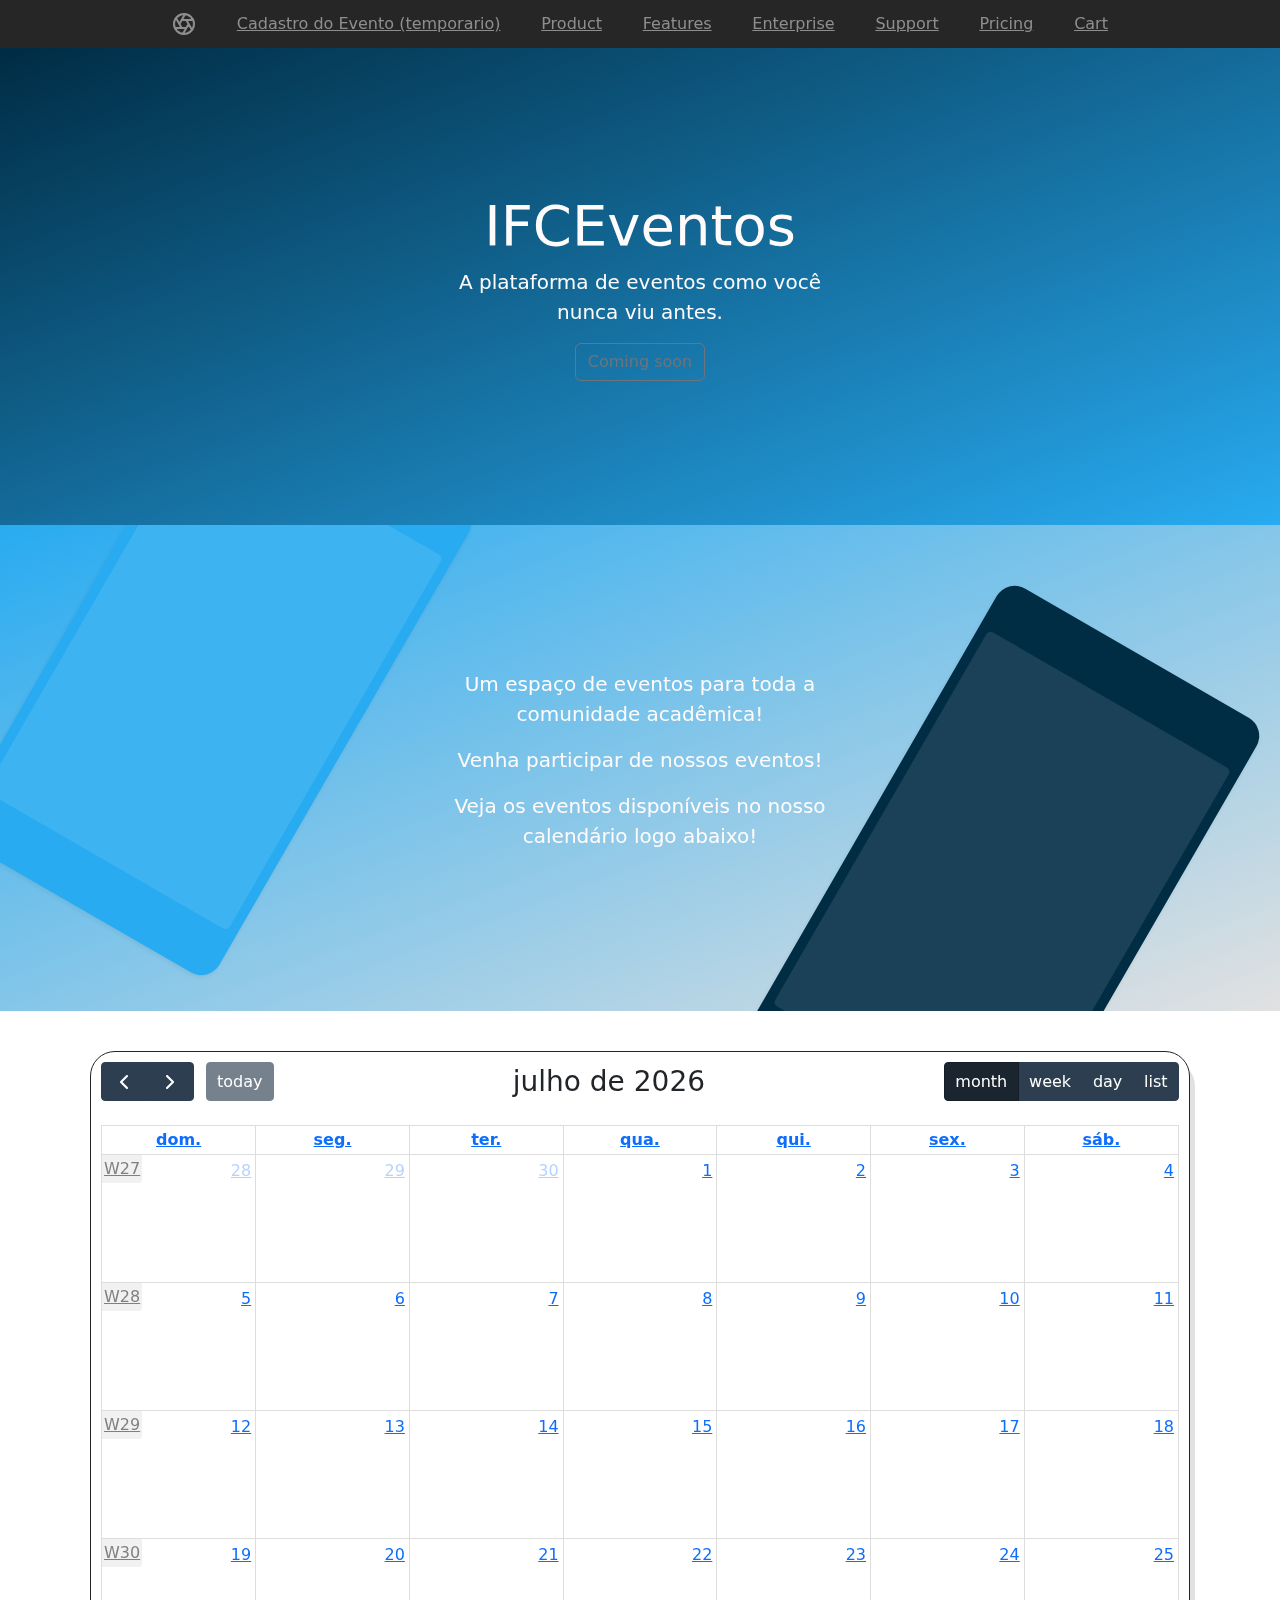
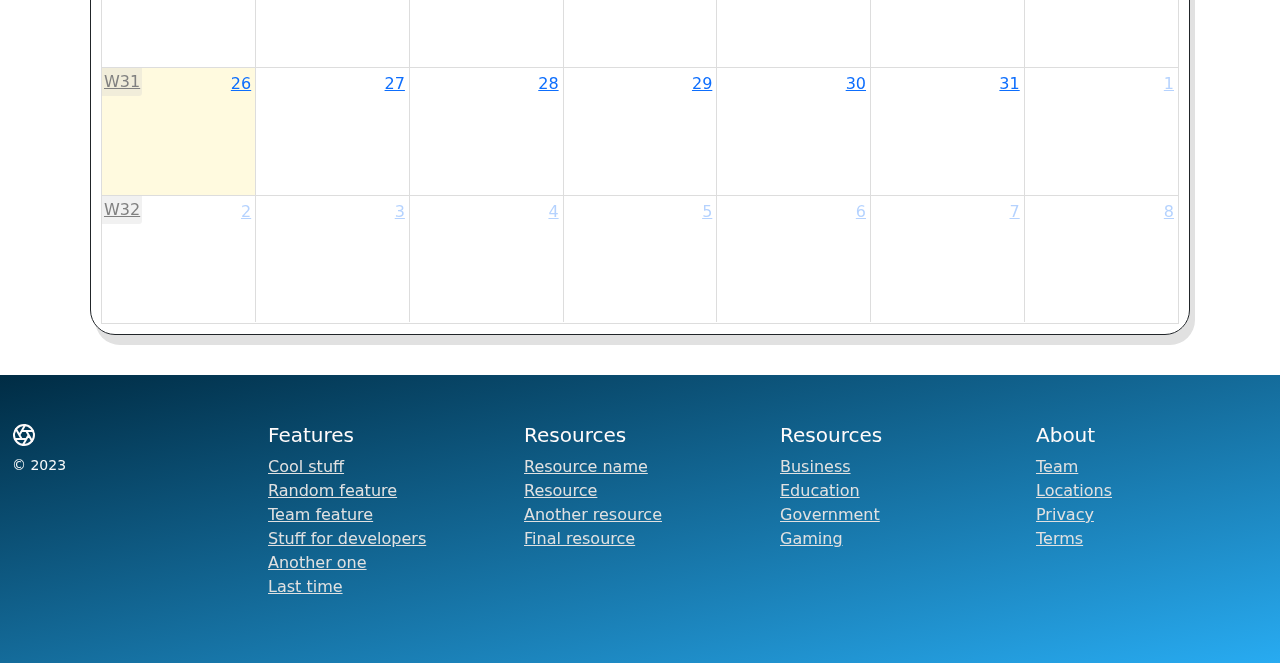
<file: prototipo/template/index.html>
<!doctype html>
<html lang="en">

<head>
    <meta charset="utf-8">
    <meta name="viewport" content="width=device-width, initial-scale=1">
    <meta name="description" content="">
    <title>IFCEventos</title>

    <link rel="canonical" href="https://getbootstrap.com/docs/5.3/examples/product/">
    <link href="bootstrap/css/bootstrap.min.css" rel="stylesheet">
    <link href="bootstrap/css/style.css" rel="stylesheet">

    <style>
        :root {
            --fc-border-color: black;
            --fc-daygrid-event-dot-width: 5px;
        }
        #calendar {
            max-width: 1100px;
            margin: 40px auto;
            border: 1px solid;
            padding: 10px;
            border-radius: 25px;
            box-shadow: 5px 10px #e1e1e1;
        }
        .fc .fc-col-header-cell-cushion {
            display: inline-block;
            padding: 2px 4px;
        }
    </style>
    <script src="fullcalendar/dist/index.global.min.js"></script>
    <script>
        document.addEventListener('DOMContentLoaded', function () {
            var calendarEl = document.getElementById('calendar');

            var calendar = new FullCalendar.Calendar(calendarEl, {
                timeZone: 'UTC',
                themeSystem: 'bootstrap5',
                headerToolbar: {
                    left: 'prev,next today',
                    center: 'title',
                    right: 'dayGridMonth,timeGridWeek,timeGridDay,listMonth'
                },
                weekNumbers: true,
                dayMaxEvents: true, // allow "more" link when too many events
                events: 'https://fullcalendar.io/api/demo-feeds/events.json',
                dateClick: function() {
                    alert('a day has been clicked!');
                },
                eventClick: function(info) {
                    alert('Event: ' + info.event.title);
                    // alert('Coordinates: ' + info.jsEvent.pageX + ',' + info.jsEvent.pageY);
                    // alert('View: ' + info.view.type);
                }
            });
            calendar.setOption('locale', 'pt-br');
            calendar.render();
        });
    </script>
</head>

<body>

    <!-- header -->
    <header class="site-header sticky-top py-1">
        <nav class="container d-flex flex-column flex-md-row justify-content-between">
            <a class="py-2" href="#" aria-label="Product">
                <svg xmlns="http://www.w3.org/2000/svg" width="24" height="24" fill="none" stroke="currentColor"
                    stroke-linecap="round" stroke-linejoin="round" stroke-width="2" class="d-block mx-auto" role="img"
                    viewBox="0 0 24 24">
                    <title>Product</title>
                    <circle cx="12" cy="12" r="10" />
                    <path
                        d="M14.31 8l5.74 9.94M9.69 8h11.48M7.38 12l5.74-9.94M9.69 16L3.95 6.06M14.31 16H2.83m13.79-4l-5.74 9.94" />
                </svg>
            </a>
            <!-- <a class="py-2 d-none d-md-inline-block" href="#">Tour</a> -->
            <a class="py-2 d-none d-md-inline-block" href="cadastro_evento.html">Cadastro do Evento (temporario)</a>
            <a class="py-2 d-none d-md-inline-block" href="#">Product</a>
            <a class="py-2 d-none d-md-inline-block" href="#">Features</a>
            <a class="py-2 d-none d-md-inline-block" href="#">Enterprise</a>
            <a class="py-2 d-none d-md-inline-block" href="#">Support</a>
            <a class="py-2 d-none d-md-inline-block" href="#">Pricing</a>
            <a class="py-2 d-none d-md-inline-block" href="#">Cart</a>
        </nav>
    </header>

    <main>
        <!-- banner top -->
        <div class="position-relative overflow-hidden p-3 p-md-5 text-center bg-banner">
            <div class="col-md-5 p-lg-5 mx-auto my-5">
                <h1 class="display-4 fw-normal">IFCEventos</h1>
                <p class="lead fw-normal">A plataforma de eventos como você nunca viu antes.</p>
                <p class="lead fw-normal"></p>
                <a class="btn btn-outline-secondary" href="#">Coming soon</a>
            </div>
            <!-- <div class="product-device shadow-sm d-none d-md-block"></div> -->
            <!-- <div class="product-device product-device-2 shadow-sm d-none d-md-block"></div> -->
        </div>
        <!-- end banner top -->
        <div class="position-relative overflow-hidden p-3 p-md-5 text-center bg-banner-2">
            <div class="col-md-5 p-lg-5 mx-auto my-5">
                <p class="lead fw-normal">Um espaço de eventos para toda a comunidade acadêmica!</p>
                <p class="lead fw-normal">Venha participar de nossos eventos!</p>
                <p class="lead fw-normal">Veja os eventos disponíveis no nosso calendário logo abaixo!</p>
            </div>
            <div class="product-device product-device-3 shadow-sm d-none d-md-block"></div>
            <div class="product-device product-device-2 shadow-sm d-none d-md-block"></div>
        </div>

        <!-- <div class="d-md-flex flex-md-equal w-100 my-md-3 ps-md-3">
            <div class="text-bg-dark me-md-3 pt-3 px-3 pt-md-5 px-md-5 text-center overflow-hidden">
                <div class="my-3 py-3">
                    <h2 class="display-5">Another headline</h2>
                    <p class="lead">And an even wittier subheading.</p>
                </div>
                <div class="bg-light shadow-sm mx-auto"
                    style="width: 80%; height: 300px; border-radius: 21px 21px 0 0;"></div>
            </div>
            <div class="bg-light me-md-3 pt-3 px-3 pt-md-5 px-md-5 text-center overflow-hidden">
                <div class="my-3 p-3">
                    <h2 class="display-5">Another headline</h2>
                    <p class="lead">And an even wittier subheading.</p>
                </div>
                <div class="bg-dark shadow-sm mx-auto" style="width: 80%; height: 300px; border-radius: 21px 21px 0 0;">
                </div>
            </div>
        </div> -->

        <div id='calendar'></div>

    </main>

    <footer class="container py-5 bg-banner csize_max">
        <div class="row">
            <div class="col-12 col-md">
                <svg xmlns="http://www.w3.org/2000/svg" width="24" height="24" fill="none" stroke="currentColor"
                    stroke-linecap="round" stroke-linejoin="round" stroke-width="2" class="d-block mb-2" role="img"
                    viewBox="0 0 24 24">
                    <title>Product</title>
                    <circle cx="12" cy="12" r="10" />
                    <path
                        d="M14.31 8l5.74 9.94M9.69 8h11.48M7.38 12l5.74-9.94M9.69 16L3.95 6.06M14.31 16H2.83m13.79-4l-5.74 9.94" />
                </svg>
                <small class="d-block mb-3 text-light">&copy; 2023</small>
            </div>
            <div class="col-6 col-md">
                <h5>Features</h5>
                <ul class="list-unstyled text-small">
                    <li><a class="link-secondary" href="#">Cool stuff</a></li>
                    <li><a class="link-secondary" href="#">Random feature</a></li>
                    <li><a class="link-secondary" href="#">Team feature</a></li>
                    <li><a class="link-secondary" href="#">Stuff for developers</a></li>
                    <li><a class="link-secondary" href="#">Another one</a></li>
                    <li><a class="link-secondary" href="#">Last time</a></li>
                </ul>
            </div>
            <div class="col-6 col-md">
                <h5>Resources</h5>
                <ul class="list-unstyled text-small">
                    <li><a class="link-secondary" href="#">Resource name</a></li>
                    <li><a class="link-secondary" href="#">Resource</a></li>
                    <li><a class="link-secondary" href="#">Another resource</a></li>
                    <li><a class="link-secondary" href="#">Final resource</a></li>
                </ul>
            </div>
            <div class="col-6 col-md">
                <h5>Resources</h5>
                <ul class="list-unstyled text-small">
                    <li><a class="link-secondary" href="#">Business</a></li>
                    <li><a class="link-secondary" href="#">Education</a></li>
                    <li><a class="link-secondary" href="#">Government</a></li>
                    <li><a class="link-secondary" href="#">Gaming</a></li>
                </ul>
            </div>
            <div class="col-6 col-md">
                <h5>About</h5>
                <ul class="list-unstyled text-small">
                    <li><a class="link-secondary" href="#">Team</a></li>
                    <li><a class="link-secondary" href="#">Locations</a></li>
                    <li><a class="link-secondary" href="#">Privacy</a></li>
                    <li><a class="link-secondary" href="#">Terms</a></li>
                </ul>
            </div>
        </div>
    </footer>
    <script src="bootstrap/js/bootstrap.bundle.min.js"></script>
</body>

</html>
</file>
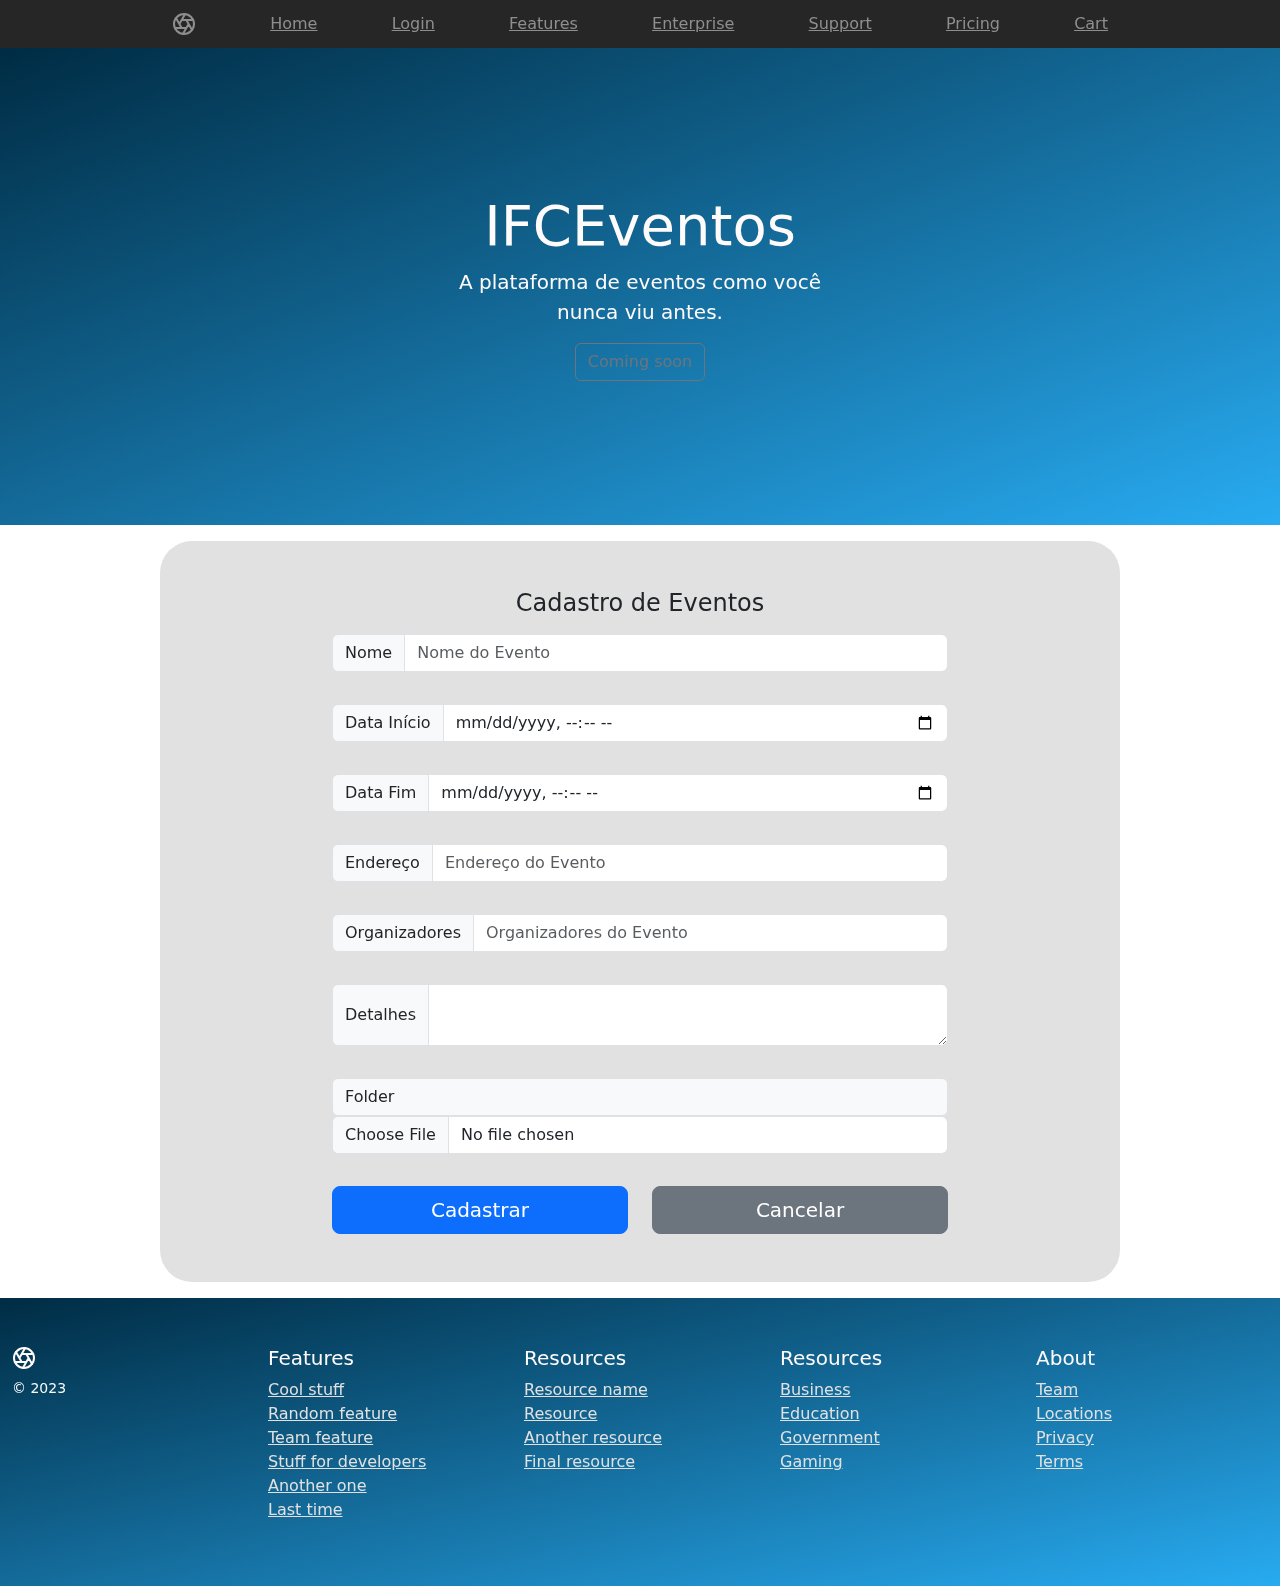
<file: prototipo/template/cadastro_evento.html>
<!doctype html>
<html lang="en">

<head>
    <meta charset="utf-8">
    <meta name="viewport" content="width=device-width, initial-scale=1">
    <meta name="description" content="">
    <title>IFCEventos</title>

    <link rel="canonical" href="https://getbootstrap.com/docs/5.3/examples/product/">
    <link href="bootstrap/css/bootstrap.min.css" rel="stylesheet">
    <link href="bootstrap/css/style.css" rel="stylesheet">
</head>

<body>

    <!-- header -->
    <header class="site-header sticky-top py-1">
        <nav class="container d-flex flex-column flex-md-row justify-content-between">
            <a class="py-2" href="#" aria-label="Product">
                <svg xmlns="http://www.w3.org/2000/svg" width="24" height="24" fill="none" stroke="currentColor"
                    stroke-linecap="round" stroke-linejoin="round" stroke-width="2" class="d-block mx-auto" role="img"
                    viewBox="0 0 24 24">
                    <title>Product</title>
                    <circle cx="12" cy="12" r="10" />
                    <path
                        d="M14.31 8l5.74 9.94M9.69 8h11.48M7.38 12l5.74-9.94M9.69 16L3.95 6.06M14.31 16H2.83m13.79-4l-5.74 9.94" />
                </svg>
            </a>
            <a class="py-2 d-none d-md-inline-block" href="index.html">Home</a>
            <a class="py-2 d-none d-md-inline-block" href="login.html">Login</a>
            <a class="py-2 d-none d-md-inline-block" href="#">Features</a>
            <a class="py-2 d-none d-md-inline-block" href="#">Enterprise</a>
            <a class="py-2 d-none d-md-inline-block" href="#">Support</a>
            <a class="py-2 d-none d-md-inline-block" href="#">Pricing</a>
            <a class="py-2 d-none d-md-inline-block" href="#">Cart</a>
        </nav>
    </header>

    <main>
        <!-- banner top -->
        <div class="position-relative overflow-hidden p-3 p-md-5 text-center bg-banner">
            <div class="col-md-5 p-lg-5 mx-auto my-5">
                <h1 class="display-4 fw-normal">IFCEventos</h1>
                <p class="lead fw-normal">A plataforma de eventos como você nunca viu antes.</p>
                <p class="lead fw-normal"></p>
                <a class="btn btn-outline-secondary" href="#">Coming soon</a>
            </div>
            <!-- <div class="product-device shadow-sm d-none d-md-block"></div> -->
            <!-- <div class="product-device product-device-2 shadow-sm d-none d-md-block"></div> -->
        </div>
        <!-- end banner top -->

        <div class="container py-5 bg-custom-2 rounded-5 my-3">
            <div class="text-center">
                <h4>Cadastro de Eventos</h4>
            </div>
            <div class="row c-eventos justify-content-center">
                <div class="col-sm-8 my-2">
                    <div class="input-group mb-3">
                        <span class="input-group-text" id="basic-addon1">Nome</span>
                        <input type="text" class="form-control" placeholder="Nome do Evento" aria-label="Username" aria-describedby="basic-addon1">
                    </div>
                </div>
                <div class="col-sm-8 my-2">
                    <div class="input-group mb-3">
                        <span class="input-group-text" id="basic-addon1">Data Início</span>
                        <input type="datetime-local" class="form-control" placeholder="Data início do Evento" aria-label="Username" aria-describedby="basic-addon1" id="datetime-local">
                    </div>
                </div>
                <div class="col-sm-8 my-2">
                    <div class="input-group mb-3">
                        <span class="input-group-text" id="basic-addon1">Data Fim</span>
                        <input type="datetime-local" class="form-control" placeholder="Data fim do Evento" aria-label="Username" aria-describedby="basic-addon1" id="datetime-local">
                    </div>
                </div>
                <div class="col-sm-8 my-2">
                    <div class="input-group mb-3">
                        <span class="input-group-text" id="basic-addon1">Endereço</span>
                        <input type="text" class="form-control" placeholder="Endereço do Evento" aria-label="Username" aria-describedby="basic-addon1">
                    </div>
                </div>
                <div class="col-sm-8 my-2">
                    <div class="input-group mb-3">
                        <span class="input-group-text" id="basic-addon1">Organizadores</span>
                        <input type="text" class="form-control" placeholder="Organizadores do Evento" aria-label="Username" aria-describedby="basic-addon1">
                    </div>
                </div>
                <div class="col-sm-8 my-2">
                    <div class="input-group mb-3">
                        <span class="input-group-text" id="basic-addon1">Detalhes</span>
                        <textarea class="form-control" aria-label="With textarea"></textarea>
                    </div>
                </div>
                <div class="col-sm-8 my-2">
                    <label class="input-group-text" for="inputGroupFile01">Folder</label>
                    <input type="file" class="form-control" id="inputGroupFile01">
                </div>
            </div>
            <div class="row c-eventos justify-content-center">
                <div class="col-sm-4 mt-4 d-grid ">
                    <button type="button" class="btn btn-lg btn-primary">Cadastrar</button>
                </div>
                <div class="col-sm-4 mt-4 d-grid ">
                    <button type="button" class="btn btn-lg btn-secondary">Cancelar</button>
                </div>
            </div>
        </div>
    </main>

    <footer class="container py-5 bg-banner csize_max">
        <div class="row">
            <div class="col-12 col-md">
                <svg xmlns="http://www.w3.org/2000/svg" width="24" height="24" fill="none" stroke="currentColor"
                    stroke-linecap="round" stroke-linejoin="round" stroke-width="2" class="d-block mb-2" role="img"
                    viewBox="0 0 24 24">
                    <title>Product</title>
                    <circle cx="12" cy="12" r="10" />
                    <path
                        d="M14.31 8l5.74 9.94M9.69 8h11.48M7.38 12l5.74-9.94M9.69 16L3.95 6.06M14.31 16H2.83m13.79-4l-5.74 9.94" />
                </svg>
                <small class="d-block mb-3 text-light">&copy; 2023</small>
            </div>
            <div class="col-6 col-md">
                <h5>Features</h5>
                <ul class="list-unstyled text-small">
                    <li><a class="link-secondary" href="#">Cool stuff</a></li>
                    <li><a class="link-secondary" href="#">Random feature</a></li>
                    <li><a class="link-secondary" href="#">Team feature</a></li>
                    <li><a class="link-secondary" href="#">Stuff for developers</a></li>
                    <li><a class="link-secondary" href="#">Another one</a></li>
                    <li><a class="link-secondary" href="#">Last time</a></li>
                </ul>
            </div>
            <div class="col-6 col-md">
                <h5>Resources</h5>
                <ul class="list-unstyled text-small">
                    <li><a class="link-secondary" href="#">Resource name</a></li>
                    <li><a class="link-secondary" href="#">Resource</a></li>
                    <li><a class="link-secondary" href="#">Another resource</a></li>
                    <li><a class="link-secondary" href="#">Final resource</a></li>
                </ul>
            </div>
            <div class="col-6 col-md">
                <h5>Resources</h5>
                <ul class="list-unstyled text-small">
                    <li><a class="link-secondary" href="#">Business</a></li>
                    <li><a class="link-secondary" href="#">Education</a></li>
                    <li><a class="link-secondary" href="#">Government</a></li>
                    <li><a class="link-secondary" href="#">Gaming</a></li>
                </ul>
            </div>
            <div class="col-6 col-md">
                <h5>About</h5>
                <ul class="list-unstyled text-small">
                    <li><a class="link-secondary" href="#">Team</a></li>
                    <li><a class="link-secondary" href="#">Locations</a></li>
                    <li><a class="link-secondary" href="#">Privacy</a></li>
                    <li><a class="link-secondary" href="#">Terms</a></li>
                </ul>
            </div>
        </div>
    </footer>
    <script src="bootstrap/js/bootstrap.bundle.min.js"></script>
</body>

</html>
</file>
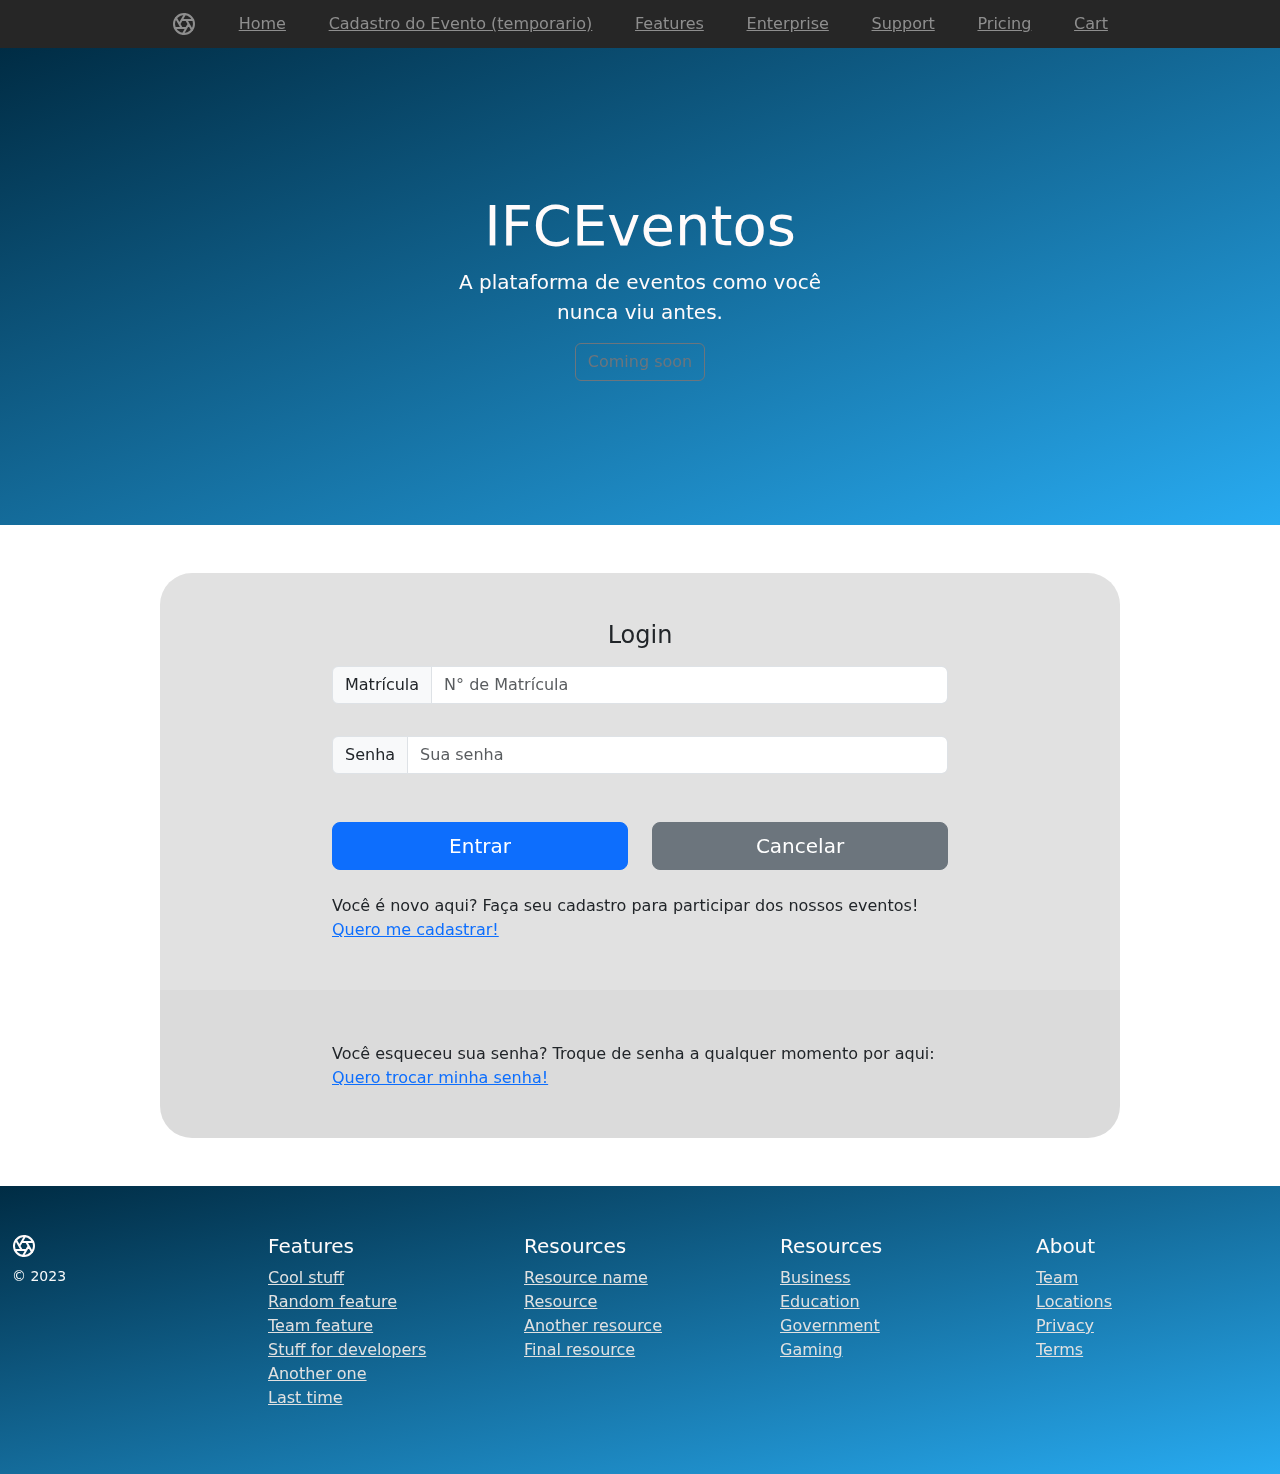
<file: prototipo/template/login.html>
<!doctype html>
<html lang="en">

<head>
    <meta charset="utf-8">
    <meta name="viewport" content="width=device-width, initial-scale=1">
    <meta name="description" content="">
    <title>IFCEventos</title>

    <link rel="canonical" href="https://getbootstrap.com/docs/5.3/examples/product/">
    <link href="bootstrap/css/bootstrap.min.css" rel="stylesheet">
    <link href="bootstrap/css/style.css" rel="stylesheet">
</head>

<body>

    <!-- header -->
    <header class="site-header sticky-top py-1">
        <nav class="container d-flex flex-column flex-md-row justify-content-between">
            <a class="py-2" href="#" aria-label="Product">
                <svg xmlns="http://www.w3.org/2000/svg" width="24" height="24" fill="none" stroke="currentColor"
                    stroke-linecap="round" stroke-linejoin="round" stroke-width="2" class="d-block mx-auto" role="img"
                    viewBox="0 0 24 24">
                    <title>Product</title>
                    <circle cx="12" cy="12" r="10" />
                    <path
                        d="M14.31 8l5.74 9.94M9.69 8h11.48M7.38 12l5.74-9.94M9.69 16L3.95 6.06M14.31 16H2.83m13.79-4l-5.74 9.94" />
                </svg>
            </a>
            <a class="py-2 d-none d-md-inline-block" href="index.html">Home</a>
            <a class="py-2 d-none d-md-inline-block" href="cadastro_evento.html">Cadastro do Evento (temporario)</a>
            <a class="py-2 d-none d-md-inline-block" href="#">Features</a>
            <a class="py-2 d-none d-md-inline-block" href="#">Enterprise</a>
            <a class="py-2 d-none d-md-inline-block" href="#">Support</a>
            <a class="py-2 d-none d-md-inline-block" href="#">Pricing</a>
            <a class="py-2 d-none d-md-inline-block" href="#">Cart</a>
        </nav>
    </header>

    <main>
        <!-- banner top -->
        <div class="position-relative overflow-hidden p-3 p-md-5 text-center bg-banner">
            <div class="col-md-5 p-lg-5 mx-auto my-5">
                <h1 class="display-4 fw-normal">IFCEventos</h1>
                <p class="lead fw-normal">A plataforma de eventos como você nunca viu antes.</p>
                <p class="lead fw-normal"></p>
                <a class="btn btn-outline-secondary" href="#">Coming soon</a>
            </div>
            <!-- <div class="product-device shadow-sm d-none d-md-block"></div> -->
            <!-- <div class="product-device product-device-2 shadow-sm d-none d-md-block"></div> -->
        </div>
        <!-- end banner top -->

        <div class="container py-5 bg-custom-2 rounded-top-5 mt-5">
            <div class="text-center">
                <h4>Login</h4>
            </div>
            <div class="row c-eventos justify-content-center">
                <div class="col-sm-8 my-2">
                    <div class="input-group mb-3">
                        <span class="input-group-text" id="basic-addon1">Matrícula</span>
                        <input type="text" class="form-control" placeholder="N° de Matrícula" aria-label="Login"
                            aria-describedby="basic-addon1">
                    </div>
                </div>
                <div class="col-sm-8 my-2">
                    <div class="input-group mb-3">
                        <span class="input-group-text" id="basic-addon1">Senha</span>
                        <input type="password" class="form-control" placeholder="Sua senha" aria-label="Senha"
                            aria-describedby="basic-addon1">
                    </div>
                </div>
            </div>
            <div class="row c-eventos justify-content-center">
                <div class="col-sm-4 mt-4 d-grid ">
                    <button type="button" class="btn btn-lg btn-primary">Entrar</button>
                </div>
                <div class="col-sm-4 mt-4 d-grid ">
                    <button type="button" class="btn btn-lg btn-secondary">Cancelar</button>
                </div>
            </div>
            <div class="row c-eventos justify-content-center">
                <div class="col-sm-8 mt-4 d-grid ">
                    Você é novo aqui? Faça seu cadastro para participar dos nossos eventos! <a href="#">Quero me
                        cadastrar!</a>
                </div>
            </div>
        </div>
        <div class="container py-5 bg-custom-2 rounded-bottom-5 mb-5" style="background-color: #dbdbdb;">
            <div class="row c-eventos justify-content-center pt-1">
                <div class="col-sm-8 d-grid">
                    Você esqueceu sua senha? Troque de senha a qualquer momento por aqui: <a href="#">Quero trocar minha
                        senha!</a>
                </div>
            </div>
        </div>
    </main>

    <footer class="container py-5 bg-banner csize_max">
        <div class="row">
            <div class="col-12 col-md">
                <svg xmlns="http://www.w3.org/2000/svg" width="24" height="24" fill="none" stroke="currentColor"
                    stroke-linecap="round" stroke-linejoin="round" stroke-width="2" class="d-block mb-2" role="img"
                    viewBox="0 0 24 24">
                    <title>Product</title>
                    <circle cx="12" cy="12" r="10" />
                    <path
                        d="M14.31 8l5.74 9.94M9.69 8h11.48M7.38 12l5.74-9.94M9.69 16L3.95 6.06M14.31 16H2.83m13.79-4l-5.74 9.94" />
                </svg>
                <small class="d-block mb-3 text-light">&copy; 2023</small>
            </div>
            <div class="col-6 col-md">
                <h5>Features</h5>
                <ul class="list-unstyled text-small">
                    <li><a class="link-secondary" href="#">Cool stuff</a></li>
                    <li><a class="link-secondary" href="#">Random feature</a></li>
                    <li><a class="link-secondary" href="#">Team feature</a></li>
                    <li><a class="link-secondary" href="#">Stuff for developers</a></li>
                    <li><a class="link-secondary" href="#">Another one</a></li>
                    <li><a class="link-secondary" href="#">Last time</a></li>
                </ul>
            </div>
            <div class="col-6 col-md">
                <h5>Resources</h5>
                <ul class="list-unstyled text-small">
                    <li><a class="link-secondary" href="#">Resource name</a></li>
                    <li><a class="link-secondary" href="#">Resource</a></li>
                    <li><a class="link-secondary" href="#">Another resource</a></li>
                    <li><a class="link-secondary" href="#">Final resource</a></li>
                </ul>
            </div>
            <div class="col-6 col-md">
                <h5>Resources</h5>
                <ul class="list-unstyled text-small">
                    <li><a class="link-secondary" href="#">Business</a></li>
                    <li><a class="link-secondary" href="#">Education</a></li>
                    <li><a class="link-secondary" href="#">Government</a></li>
                    <li><a class="link-secondary" href="#">Gaming</a></li>
                </ul>
            </div>
            <div class="col-6 col-md">
                <h5>About</h5>
                <ul class="list-unstyled text-small">
                    <li><a class="link-secondary" href="#">Team</a></li>
                    <li><a class="link-secondary" href="#">Locations</a></li>
                    <li><a class="link-secondary" href="#">Privacy</a></li>
                    <li><a class="link-secondary" href="#">Terms</a></li>
                </ul>
            </div>
        </div>
    </footer>
    <script src="bootstrap/js/bootstrap.bundle.min.js"></script>
</body>

</html>
</file>
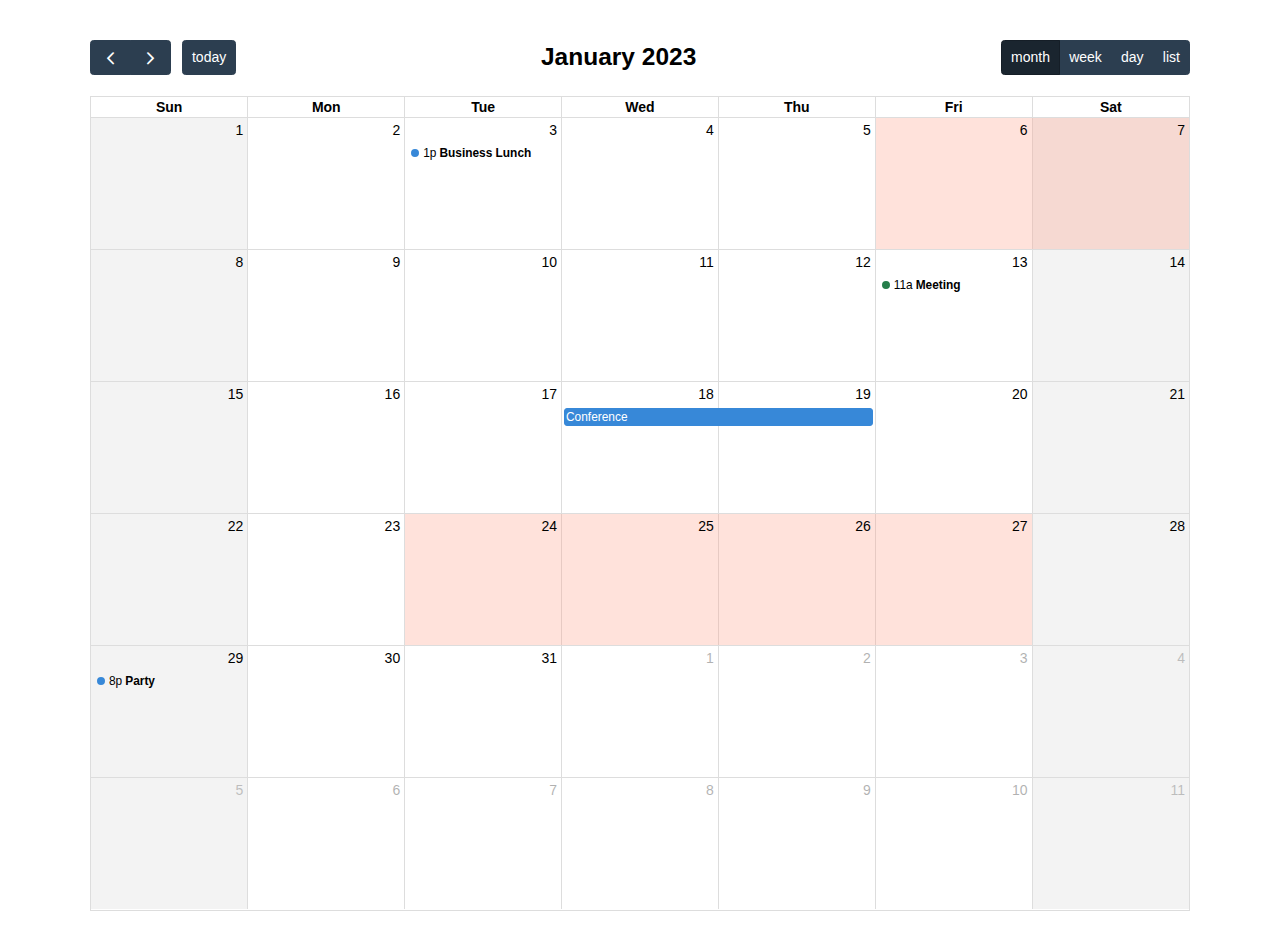
<file: prototipo/template/fullcalendar/examples/background-events.html>
<!DOCTYPE html>
<html>
<head>
<meta charset='utf-8' />
<script src='../dist/index.global.js'></script>
<script>

  document.addEventListener('DOMContentLoaded', function() {
    var calendarEl = document.getElementById('calendar');

    var calendar = new FullCalendar.Calendar(calendarEl, {
      headerToolbar: {
        left: 'prev,next today',
        center: 'title',
        right: 'dayGridMonth,timeGridWeek,timeGridDay,listMonth'
      },
      initialDate: '2023-01-12',
      navLinks: true, // can click day/week names to navigate views
      businessHours: true, // display business hours
      editable: true,
      selectable: true,
      events: [
        {
          title: 'Business Lunch',
          start: '2023-01-03T13:00:00',
          constraint: 'businessHours'
        },
        {
          title: 'Meeting',
          start: '2023-01-13T11:00:00',
          constraint: 'availableForMeeting', // defined below
          color: '#257e4a'
        },
        {
          title: 'Conference',
          start: '2023-01-18',
          end: '2023-01-20'
        },
        {
          title: 'Party',
          start: '2023-01-29T20:00:00'
        },

        // areas where "Meeting" must be dropped
        {
          groupId: 'availableForMeeting',
          start: '2023-01-11T10:00:00',
          end: '2023-01-11T16:00:00',
          display: 'background'
        },
        {
          groupId: 'availableForMeeting',
          start: '2023-01-13T10:00:00',
          end: '2023-01-13T16:00:00',
          display: 'background'
        },

        // red areas where no events can be dropped
        {
          start: '2023-01-24',
          end: '2023-01-28',
          overlap: false,
          display: 'background',
          color: '#ff9f89'
        },
        {
          start: '2023-01-06',
          end: '2023-01-08',
          overlap: false,
          display: 'background',
          color: '#ff9f89'
        }
      ]
    });

    calendar.render();
  });

</script>
<style>

  body {
    margin: 40px 10px;
    padding: 0;
    font-family: Arial, Helvetica Neue, Helvetica, sans-serif;
    font-size: 14px;
  }

  #calendar {
    max-width: 1100px;
    margin: 0 auto;
  }

</style>
</head>
<body>

  <div id='calendar'></div>

</body>
</html>
</file>
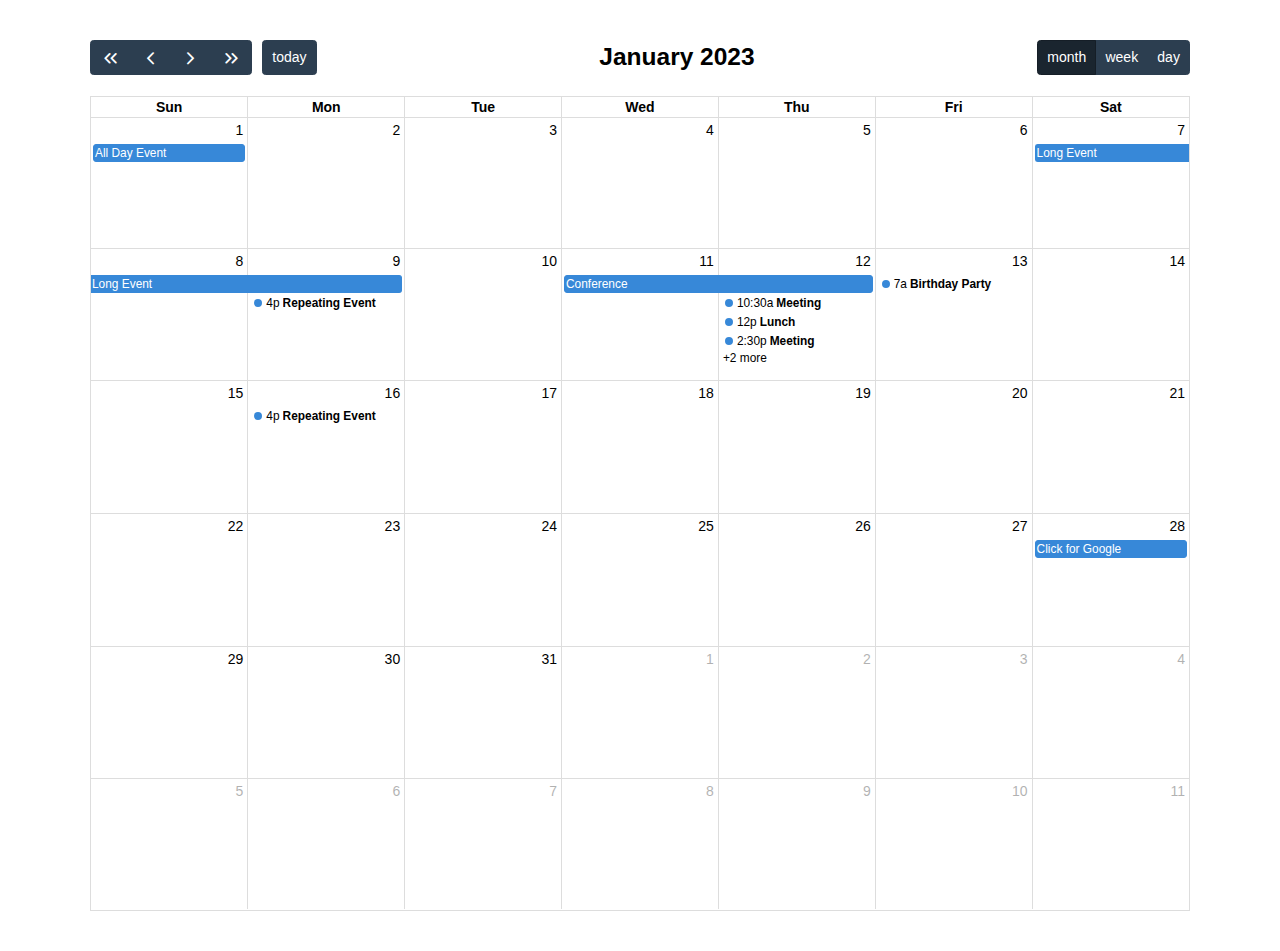
<file: prototipo/template/fullcalendar/examples/daygrid-views.html>
<!DOCTYPE html>
<html>
<head>
<meta charset='utf-8' />
<script src='../dist/index.global.js'></script>
<script>

  document.addEventListener('DOMContentLoaded', function() {
    var calendarEl = document.getElementById('calendar');

    var calendar = new FullCalendar.Calendar(calendarEl, {
      headerToolbar: {
        left: 'prevYear,prev,next,nextYear today',
        center: 'title',
        right: 'dayGridMonth,dayGridWeek,dayGridDay'
      },
      initialDate: '2023-01-12',
      navLinks: true, // can click day/week names to navigate views
      editable: true,
      dayMaxEvents: true, // allow "more" link when too many events
      events: [
        {
          title: 'All Day Event',
          start: '2023-01-01'
        },
        {
          title: 'Long Event',
          start: '2023-01-07',
          end: '2023-01-10'
        },
        {
          groupId: 999,
          title: 'Repeating Event',
          start: '2023-01-09T16:00:00'
        },
        {
          groupId: 999,
          title: 'Repeating Event',
          start: '2023-01-16T16:00:00'
        },
        {
          title: 'Conference',
          start: '2023-01-11',
          end: '2023-01-13'
        },
        {
          title: 'Meeting',
          start: '2023-01-12T10:30:00',
          end: '2023-01-12T12:30:00'
        },
        {
          title: 'Lunch',
          start: '2023-01-12T12:00:00'
        },
        {
          title: 'Meeting',
          start: '2023-01-12T14:30:00'
        },
        {
          title: 'Happy Hour',
          start: '2023-01-12T17:30:00'
        },
        {
          title: 'Dinner',
          start: '2023-01-12T20:00:00'
        },
        {
          title: 'Birthday Party',
          start: '2023-01-13T07:00:00'
        },
        {
          title: 'Click for Google',
          url: 'http://google.com/',
          start: '2023-01-28'
        }
      ]
    });

    calendar.render();
  });

</script>
<style>

  body {
    margin: 40px 10px;
    padding: 0;
    font-family: Arial, Helvetica Neue, Helvetica, sans-serif;
    font-size: 14px;
  }

  #calendar {
    max-width: 1100px;
    margin: 0 auto;
  }

</style>
</head>
<body>

  <div id='calendar'></div>

</body>
</html>
</file>
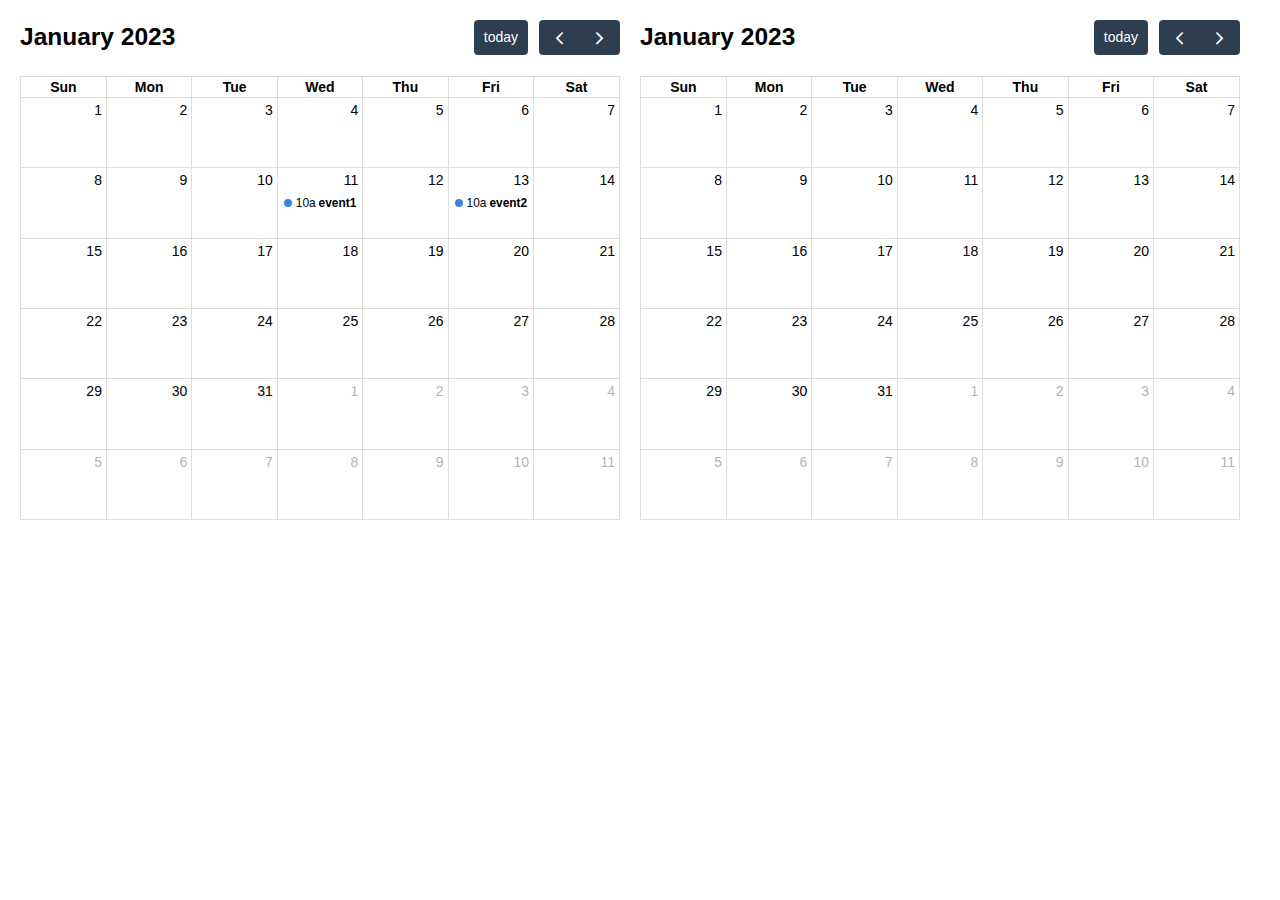
<file: prototipo/template/fullcalendar/examples/external-dragging-2cals.html>
<!DOCTYPE html>
<html>
<head>
<meta charset='utf-8' />
<script src='../dist/index.global.js'></script>
<script>

  document.addEventListener('DOMContentLoaded', function() {
    var srcCalendarEl = document.getElementById('source-calendar');
    var destCalendarEl = document.getElementById('destination-calendar');

    var srcCalendar = new FullCalendar.Calendar(srcCalendarEl, {
      editable: true,
      initialDate: '2023-01-12',
      events: [
        {
          title: 'event1',
          start: '2023-01-11T10:00:00',
          end: '2023-01-11T16:00:00'
        },
        {
          title: 'event2',
          start: '2023-01-13T10:00:00',
          end: '2023-01-13T16:00:00'
        }
      ],
      eventLeave: function(info) {
        console.log('event left!', info.event);
      }
    });

    var destCalendar = new FullCalendar.Calendar(destCalendarEl, {
      initialDate: '2023-01-12',
      editable: true,
      droppable: true, // will let it receive events!
      eventReceive: function(info) {
        console.log('event received!', info.event);
      }
    });

    srcCalendar.render();
    destCalendar.render();
  });

</script>
<style>

  body {
    margin: 20px 0 0 20px;
    font-size: 14px;
    font-family: Arial, Helvetica Neue, Helvetica, sans-serif;
  }

  #source-calendar,
  #destination-calendar {
    float: left;
    width: 600px;
    margin: 0 20px 20px 0;
  }

</style>
</head>
<body>

  <div id='source-calendar'></div>
  <div id='destination-calendar'></div>

</body>
</html>
</file>
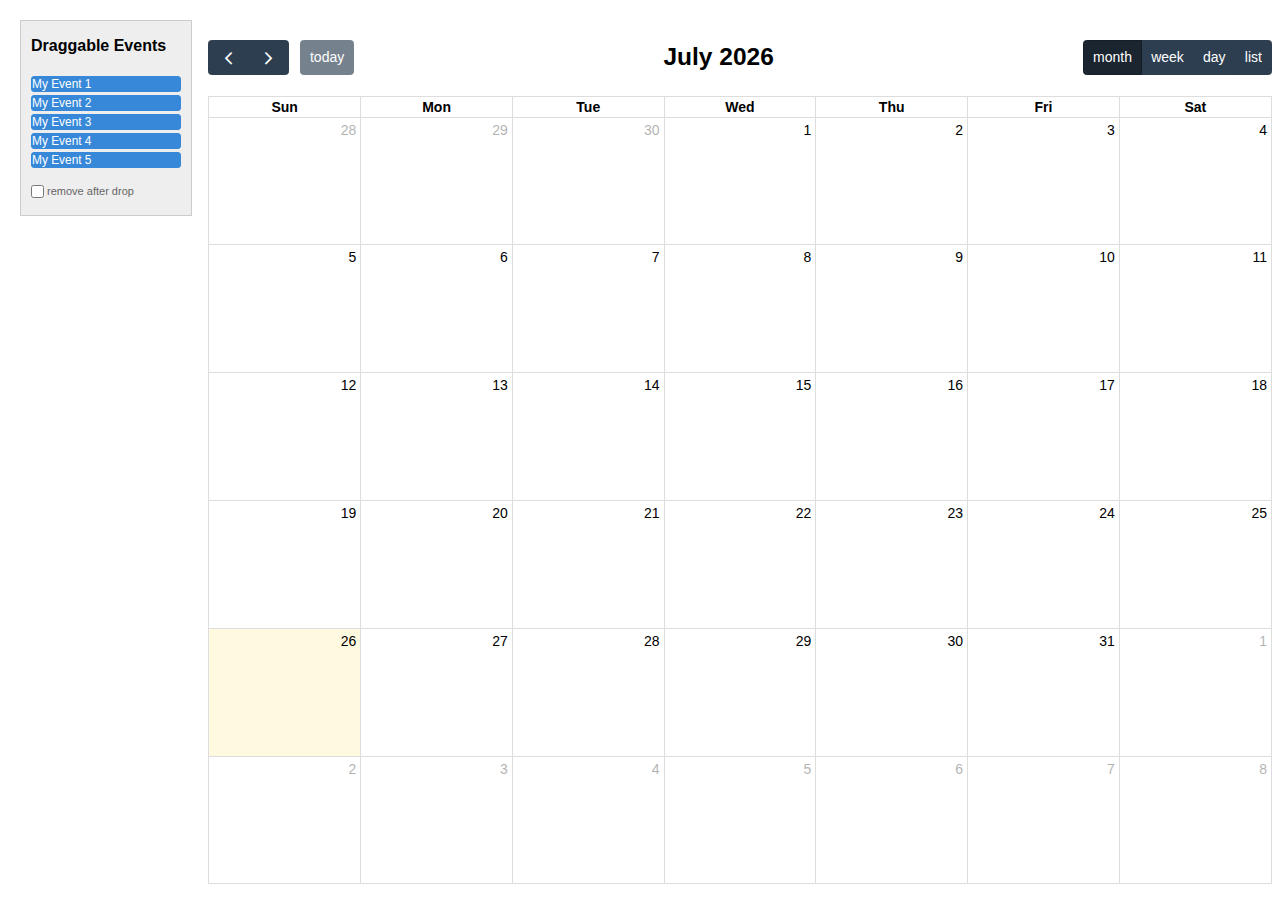
<file: prototipo/template/fullcalendar/examples/external-dragging-builtin.html>
<!DOCTYPE html>
<html>
<head>
<meta charset='utf-8' />
<script src='../dist/index.global.js'></script>
<script>

  document.addEventListener('DOMContentLoaded', function() {

    /* initialize the external events
    -----------------------------------------------------------------*/

    var containerEl = document.getElementById('external-events-list');
    new FullCalendar.Draggable(containerEl, {
      itemSelector: '.fc-event',
      eventData: function(eventEl) {
        return {
          title: eventEl.innerText.trim()
        }
      }
    });

    //// the individual way to do it
    // var containerEl = document.getElementById('external-events-list');
    // var eventEls = Array.prototype.slice.call(
    //   containerEl.querySelectorAll('.fc-event')
    // );
    // eventEls.forEach(function(eventEl) {
    //   new FullCalendar.Draggable(eventEl, {
    //     eventData: {
    //       title: eventEl.innerText.trim(),
    //     }
    //   });
    // });

    /* initialize the calendar
    -----------------------------------------------------------------*/

    var calendarEl = document.getElementById('calendar');
    var calendar = new FullCalendar.Calendar(calendarEl, {
      headerToolbar: {
        left: 'prev,next today',
        center: 'title',
        right: 'dayGridMonth,timeGridWeek,timeGridDay,listWeek'
      },
      editable: true,
      droppable: true, // this allows things to be dropped onto the calendar
      drop: function(arg) {
        // is the "remove after drop" checkbox checked?
        if (document.getElementById('drop-remove').checked) {
          // if so, remove the element from the "Draggable Events" list
          arg.draggedEl.parentNode.removeChild(arg.draggedEl);
        }
      }
    });
    calendar.render();

  });

</script>
<style>

  body {
    margin-top: 40px;
    font-size: 14px;
    font-family: Arial, Helvetica Neue, Helvetica, sans-serif;
  }

  #external-events {
    position: fixed;
    left: 20px;
    top: 20px;
    width: 150px;
    padding: 0 10px;
    border: 1px solid #ccc;
    background: #eee;
    text-align: left;
  }

  #external-events h4 {
    font-size: 16px;
    margin-top: 0;
    padding-top: 1em;
  }

  #external-events .fc-event {
    margin: 3px 0;
    cursor: move;
  }

  #external-events p {
    margin: 1.5em 0;
    font-size: 11px;
    color: #666;
  }

  #external-events p input {
    margin: 0;
    vertical-align: middle;
  }

  #calendar-wrap {
    margin-left: 200px;
  }

  #calendar {
    max-width: 1100px;
    margin: 0 auto;
  }

</style>
</head>
<body>
  <div id='wrap'>

    <div id='external-events'>
      <h4>Draggable Events</h4>

      <div id='external-events-list'>
        <div class='fc-event fc-h-event fc-daygrid-event fc-daygrid-block-event'>
          <div class='fc-event-main'>My Event 1</div>
        </div>
        <div class='fc-event fc-h-event fc-daygrid-event fc-daygrid-block-event'>
          <div class='fc-event-main'>My Event 2</div>
        </div>
        <div class='fc-event fc-h-event fc-daygrid-event fc-daygrid-block-event'>
          <div class='fc-event-main'>My Event 3</div>
        </div>
        <div class='fc-event fc-h-event fc-daygrid-event fc-daygrid-block-event'>
          <div class='fc-event-main'>My Event 4</div>
        </div>
        <div class='fc-event fc-h-event fc-daygrid-event fc-daygrid-block-event'>
          <div class='fc-event-main'>My Event 5</div>
        </div>
      </div>

      <p>
        <input type='checkbox' id='drop-remove' />
        <label for='drop-remove'>remove after drop</label>
      </p>
    </div>

    <div id='calendar-wrap'>
      <div id='calendar'></div>
    </div>

  </div>
</body>
</html>
</file>
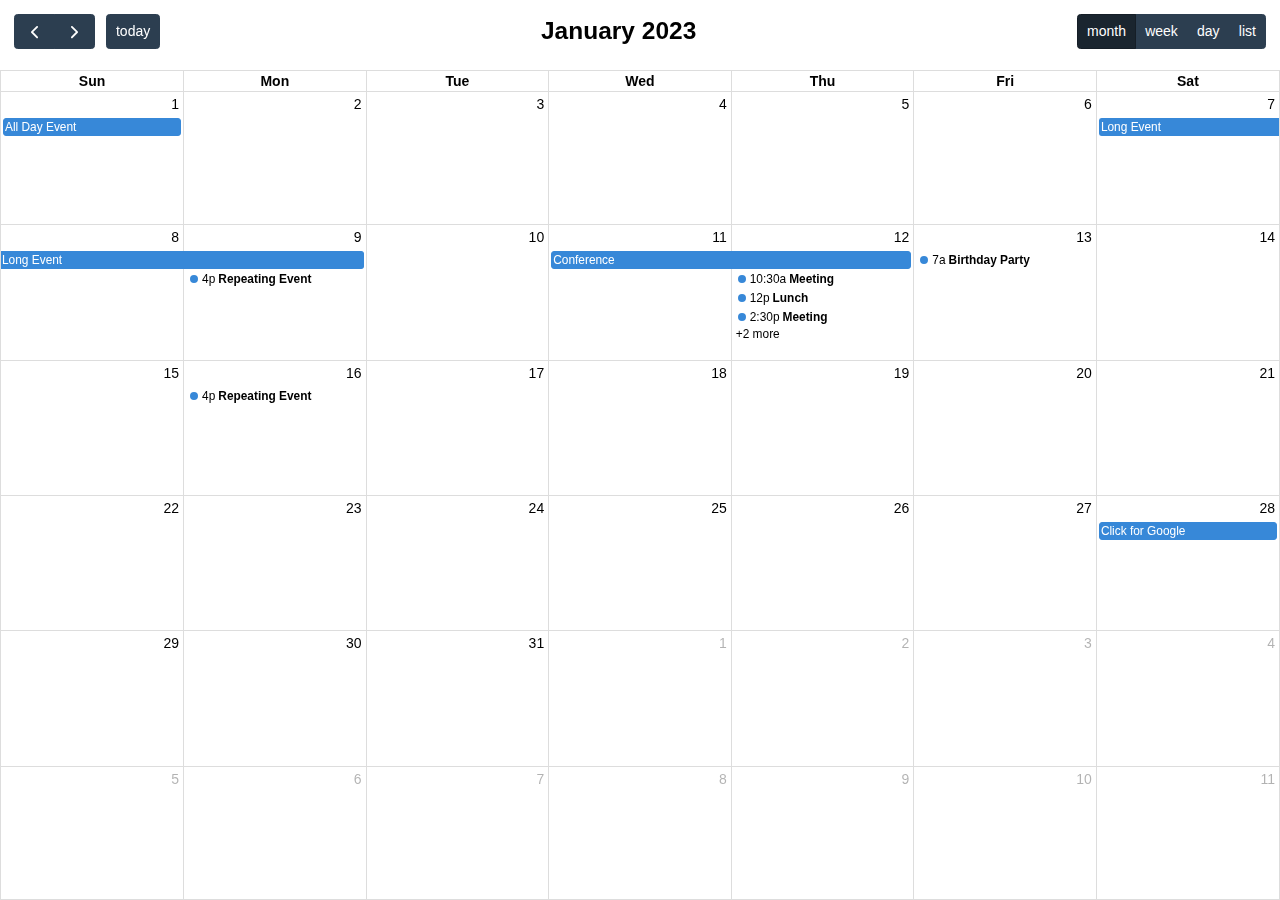
<file: prototipo/template/fullcalendar/examples/full-height.html>
<!DOCTYPE html>
<html>
<head>
<meta charset='utf-8' />
<script src='../dist/index.global.js'></script>
<script>

  document.addEventListener('DOMContentLoaded', function() {
    var calendarEl = document.getElementById('calendar');

    var calendar = new FullCalendar.Calendar(calendarEl, {
      height: '100%',
      expandRows: true,
      slotMinTime: '08:00',
      slotMaxTime: '20:00',
      headerToolbar: {
        left: 'prev,next today',
        center: 'title',
        right: 'dayGridMonth,timeGridWeek,timeGridDay,listWeek'
      },
      initialView: 'dayGridMonth',
      initialDate: '2023-01-12',
      navLinks: true, // can click day/week names to navigate views
      editable: true,
      selectable: true,
      nowIndicator: true,
      dayMaxEvents: true, // allow "more" link when too many events
      events: [
        {
          title: 'All Day Event',
          start: '2023-01-01',
        },
        {
          title: 'Long Event',
          start: '2023-01-07',
          end: '2023-01-10'
        },
        {
          groupId: 999,
          title: 'Repeating Event',
          start: '2023-01-09T16:00:00'
        },
        {
          groupId: 999,
          title: 'Repeating Event',
          start: '2023-01-16T16:00:00'
        },
        {
          title: 'Conference',
          start: '2023-01-11',
          end: '2023-01-13'
        },
        {
          title: 'Meeting',
          start: '2023-01-12T10:30:00',
          end: '2023-01-12T12:30:00'
        },
        {
          title: 'Lunch',
          start: '2023-01-12T12:00:00'
        },
        {
          title: 'Meeting',
          start: '2023-01-12T14:30:00'
        },
        {
          title: 'Happy Hour',
          start: '2023-01-12T17:30:00'
        },
        {
          title: 'Dinner',
          start: '2023-01-12T20:00:00'
        },
        {
          title: 'Birthday Party',
          start: '2023-01-13T07:00:00'
        },
        {
          title: 'Click for Google',
          url: 'http://google.com/',
          start: '2023-01-28'
        }
      ]
    });

    calendar.render();
  });

</script>
<style>

  html, body {
    overflow: hidden; /* don't do scrollbars */
    font-family: Arial, Helvetica Neue, Helvetica, sans-serif;
    font-size: 14px;
  }

  #calendar-container {
    position: fixed;
    top: 0;
    left: 0;
    right: 0;
    bottom: 0;
  }

  .fc-header-toolbar {
    /*
    the calendar will be butting up against the edges,
    but let's scoot in the header's buttons
    */
    padding-top: 1em;
    padding-left: 1em;
    padding-right: 1em;
  }

</style>
</head>
<body>

  <div id='calendar-container'>
    <div id='calendar'></div>
  </div>

</body>
</html>
</file>
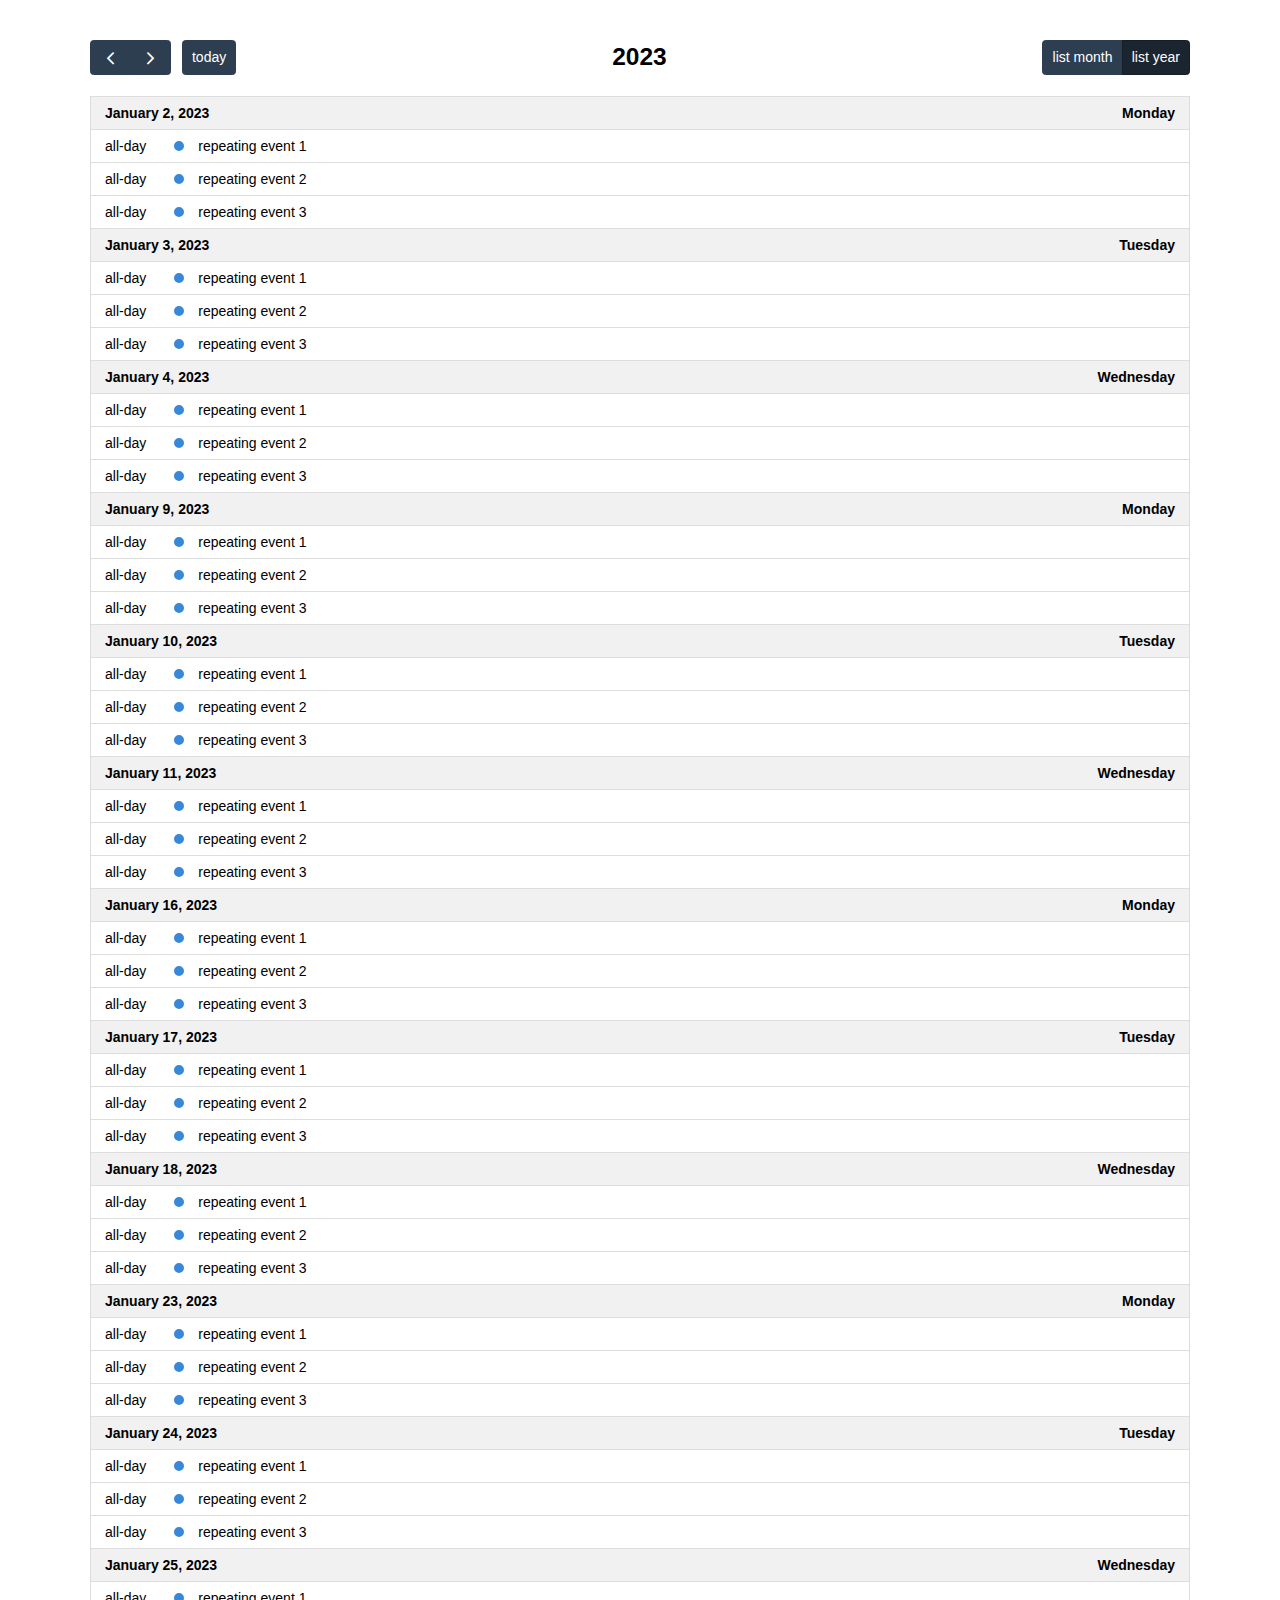
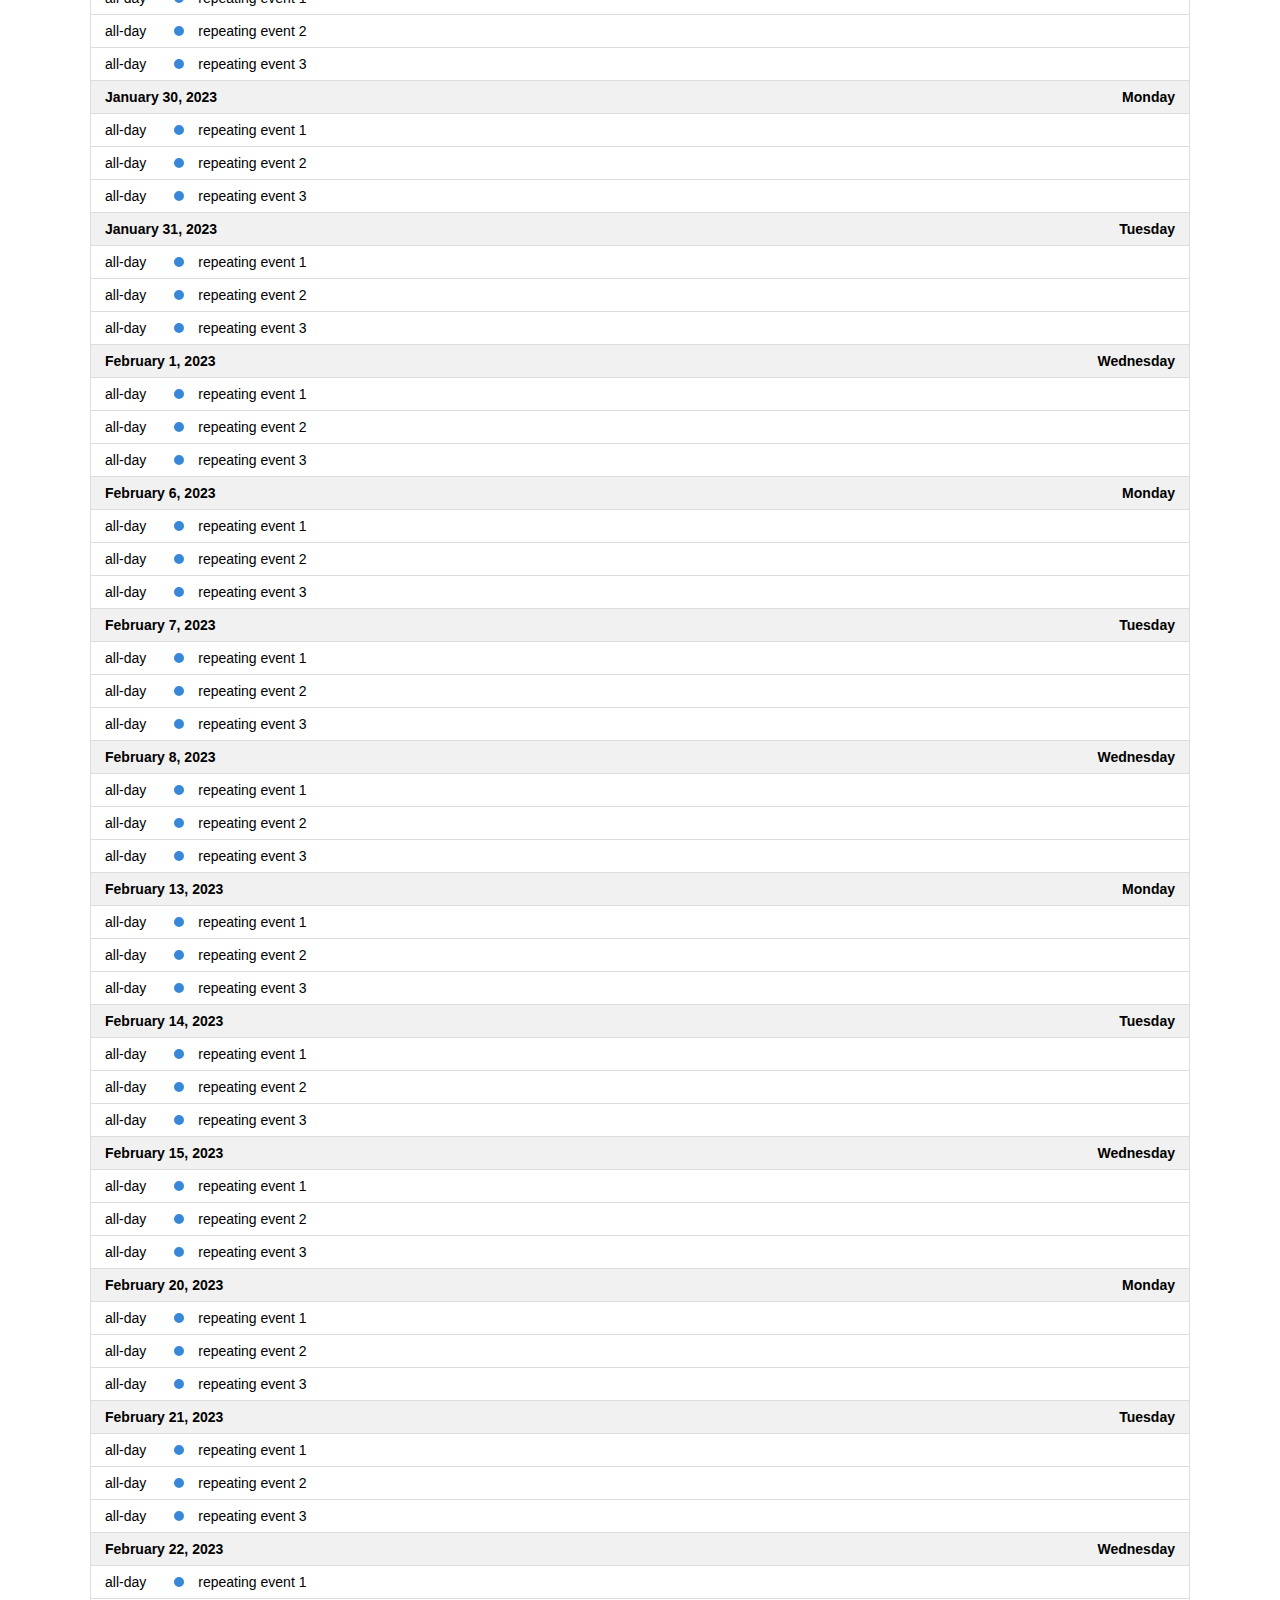
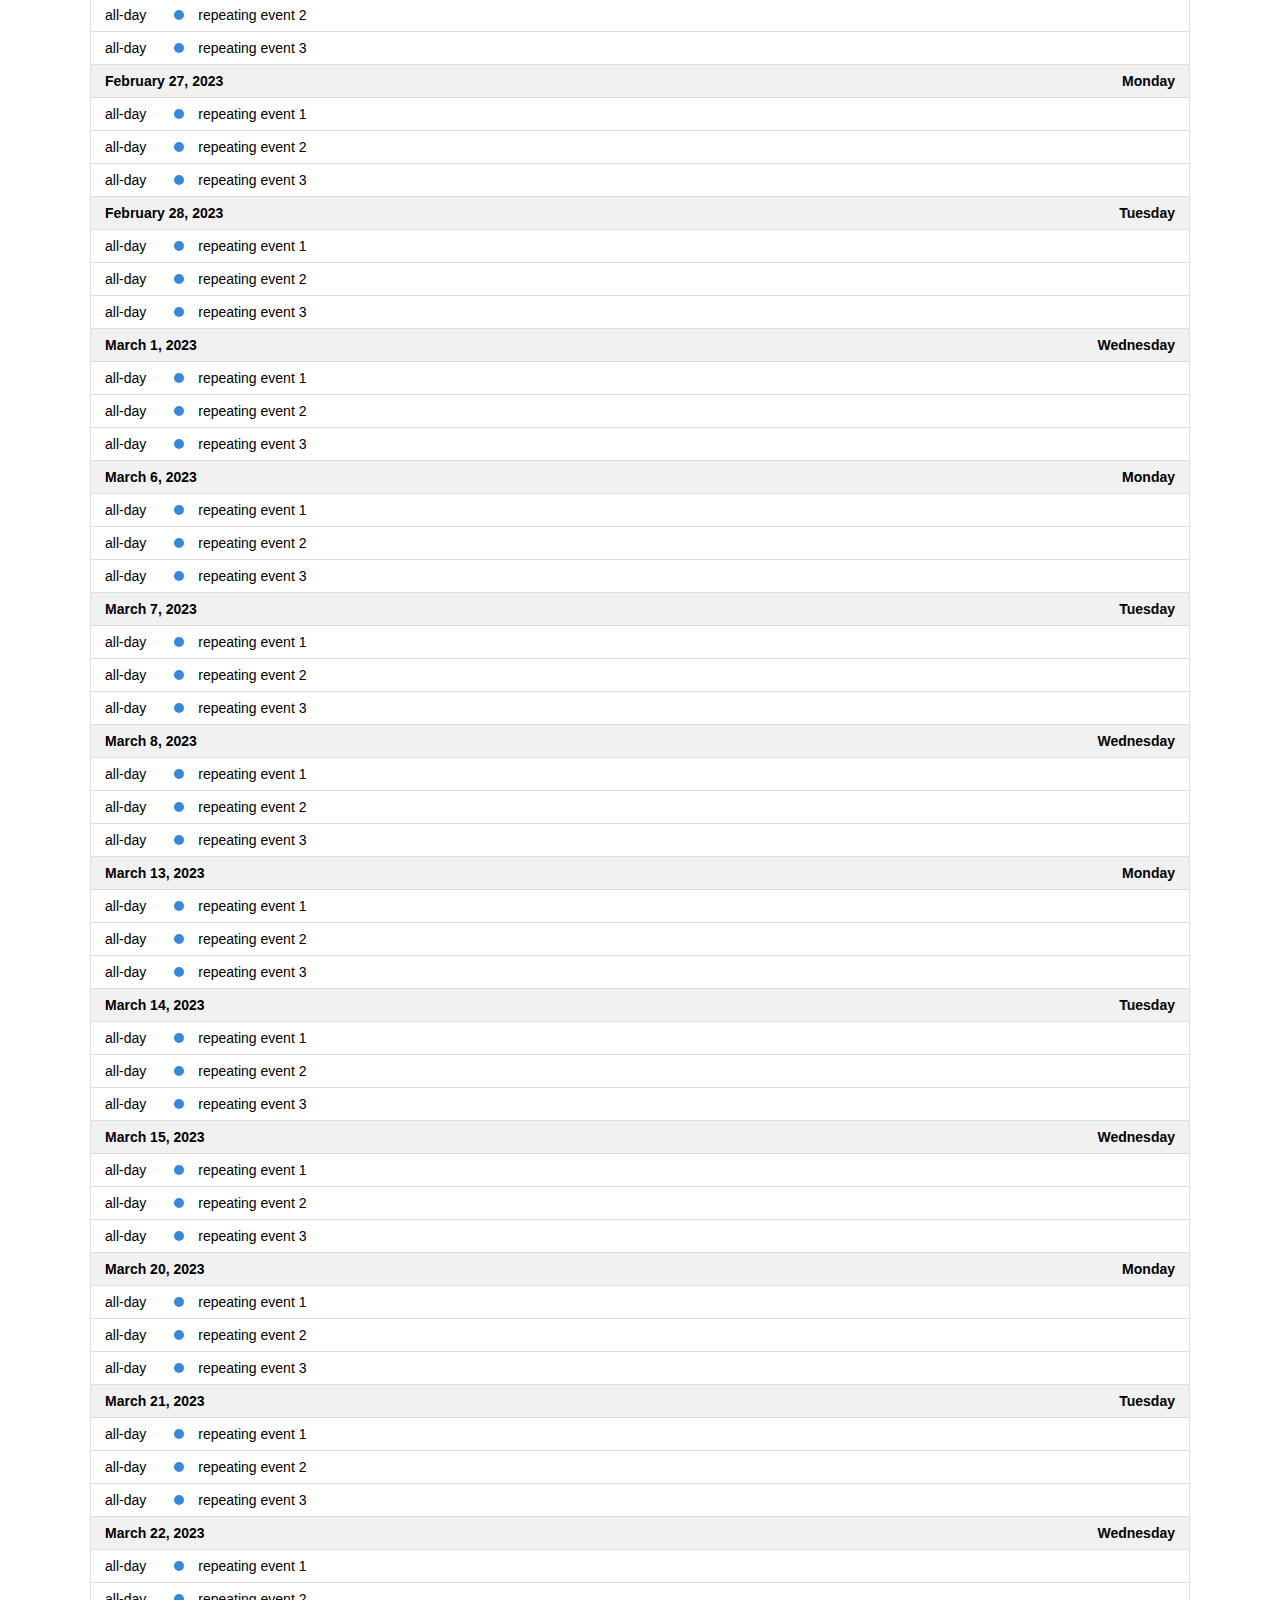
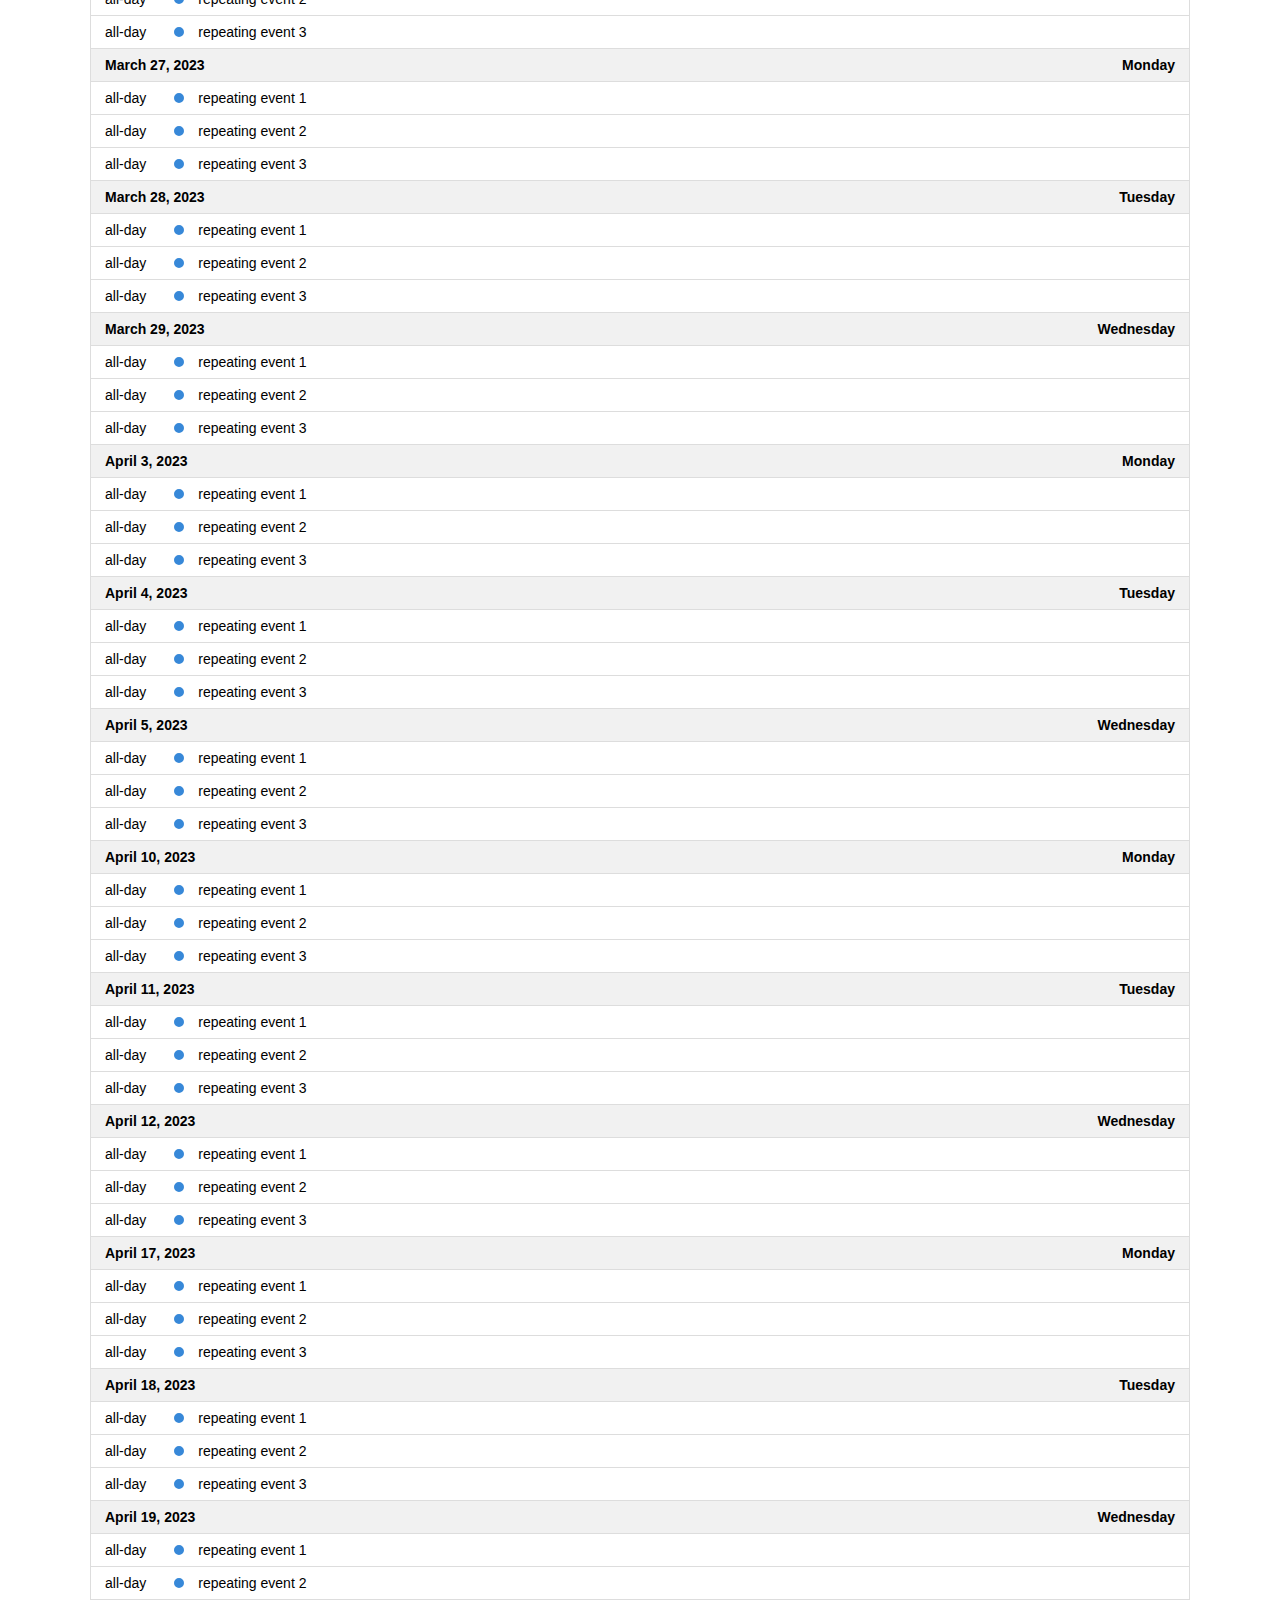
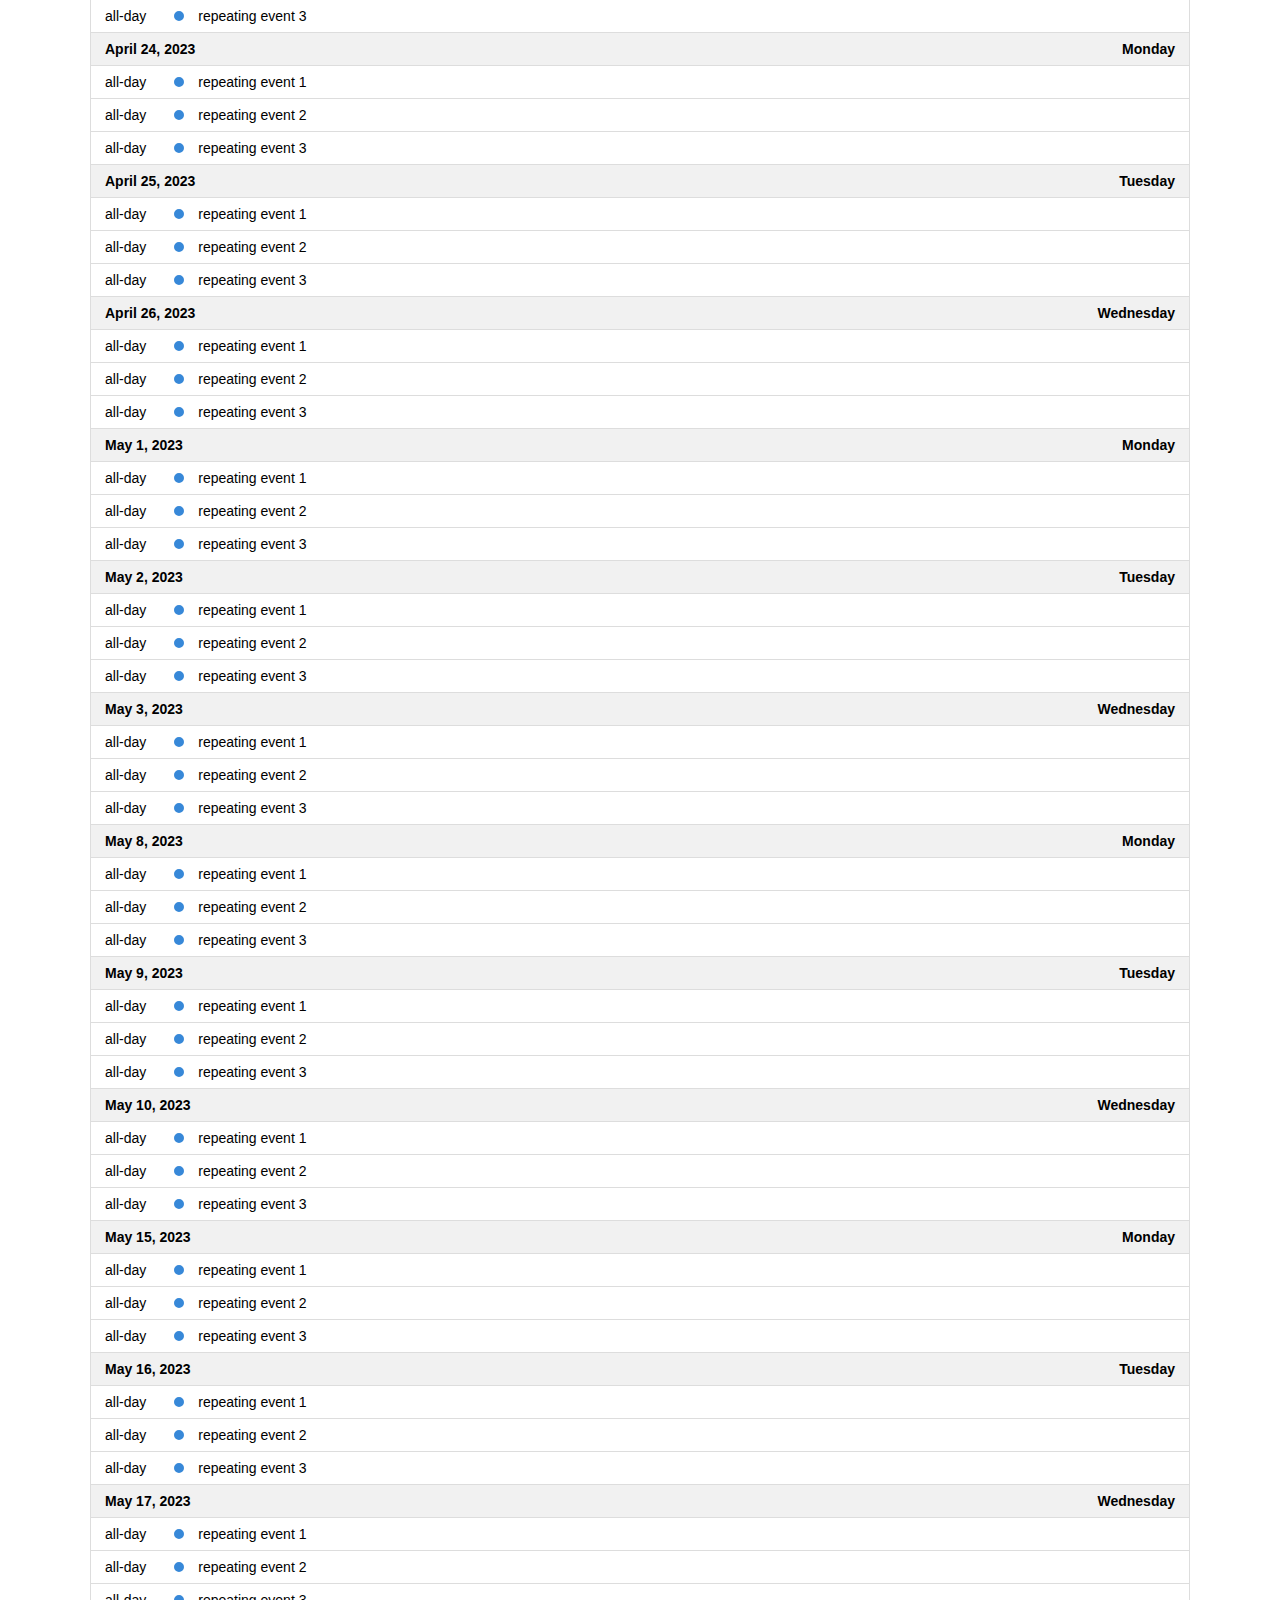
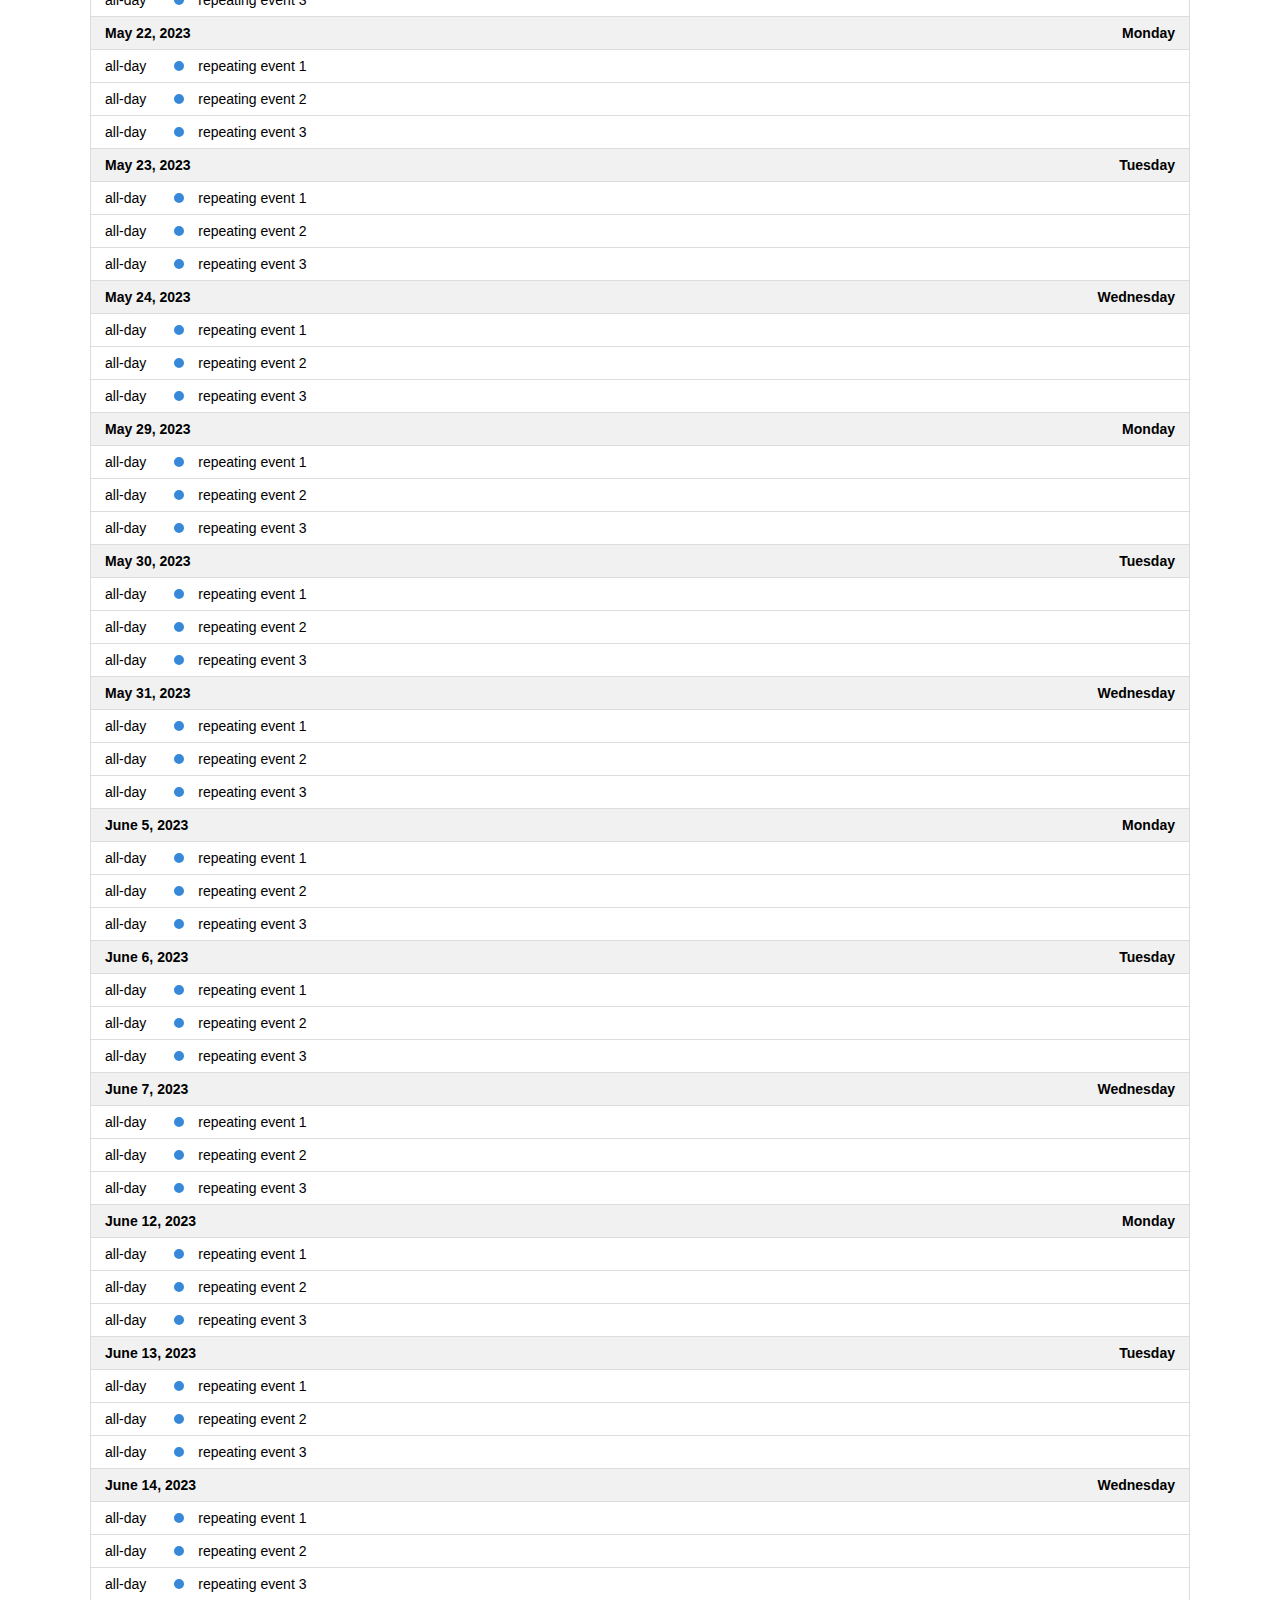
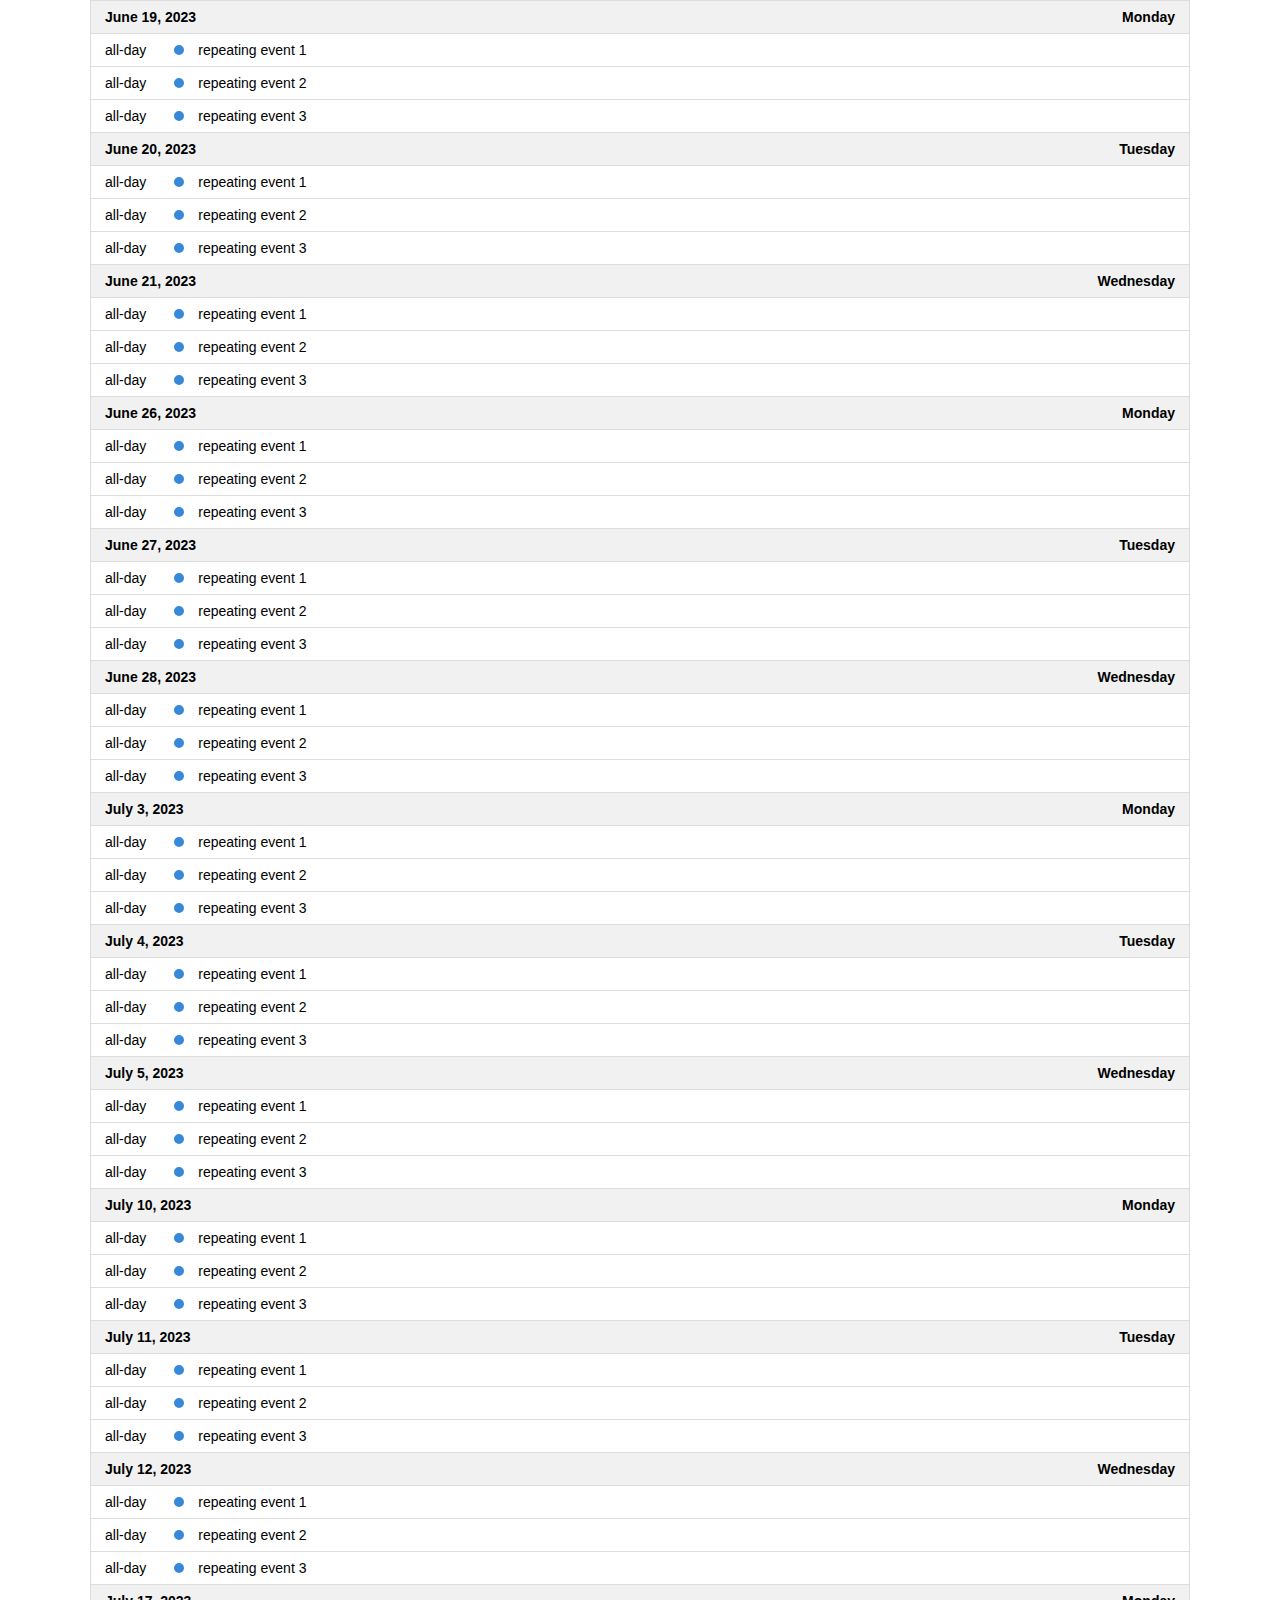
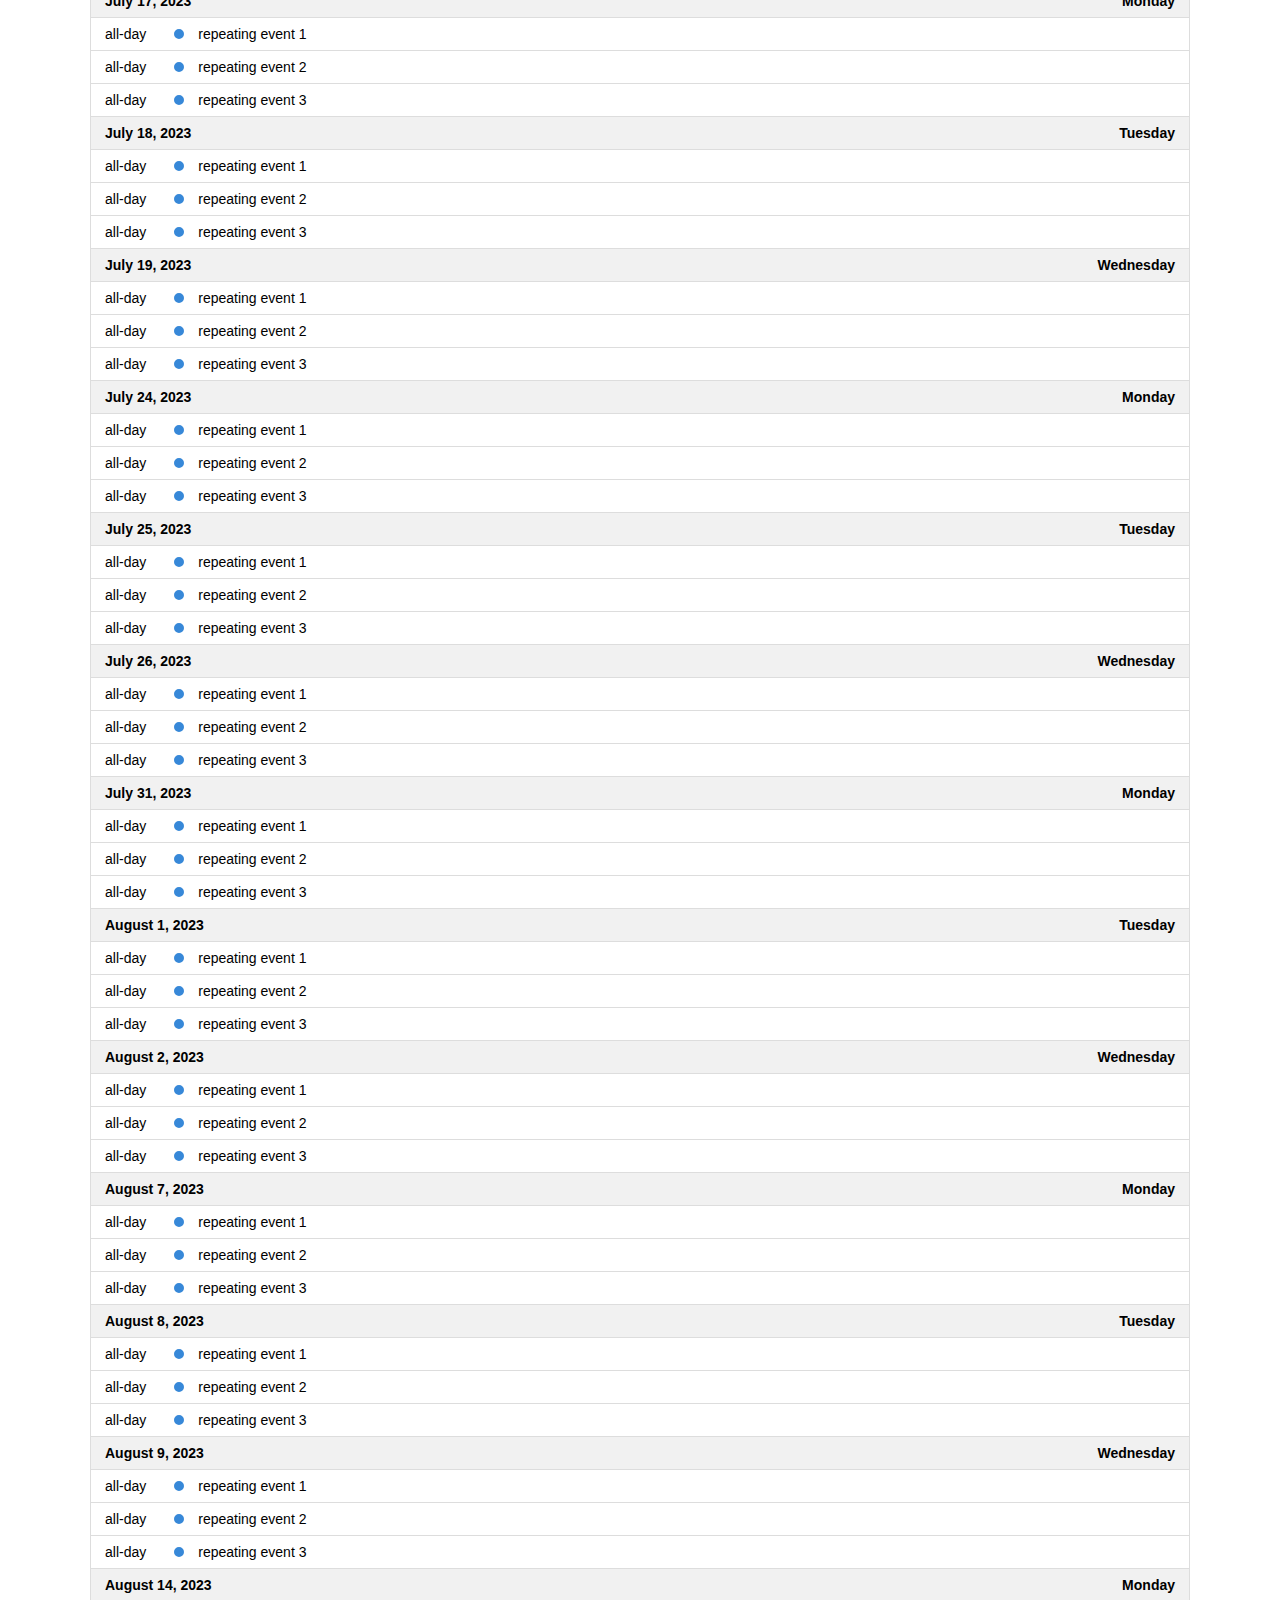
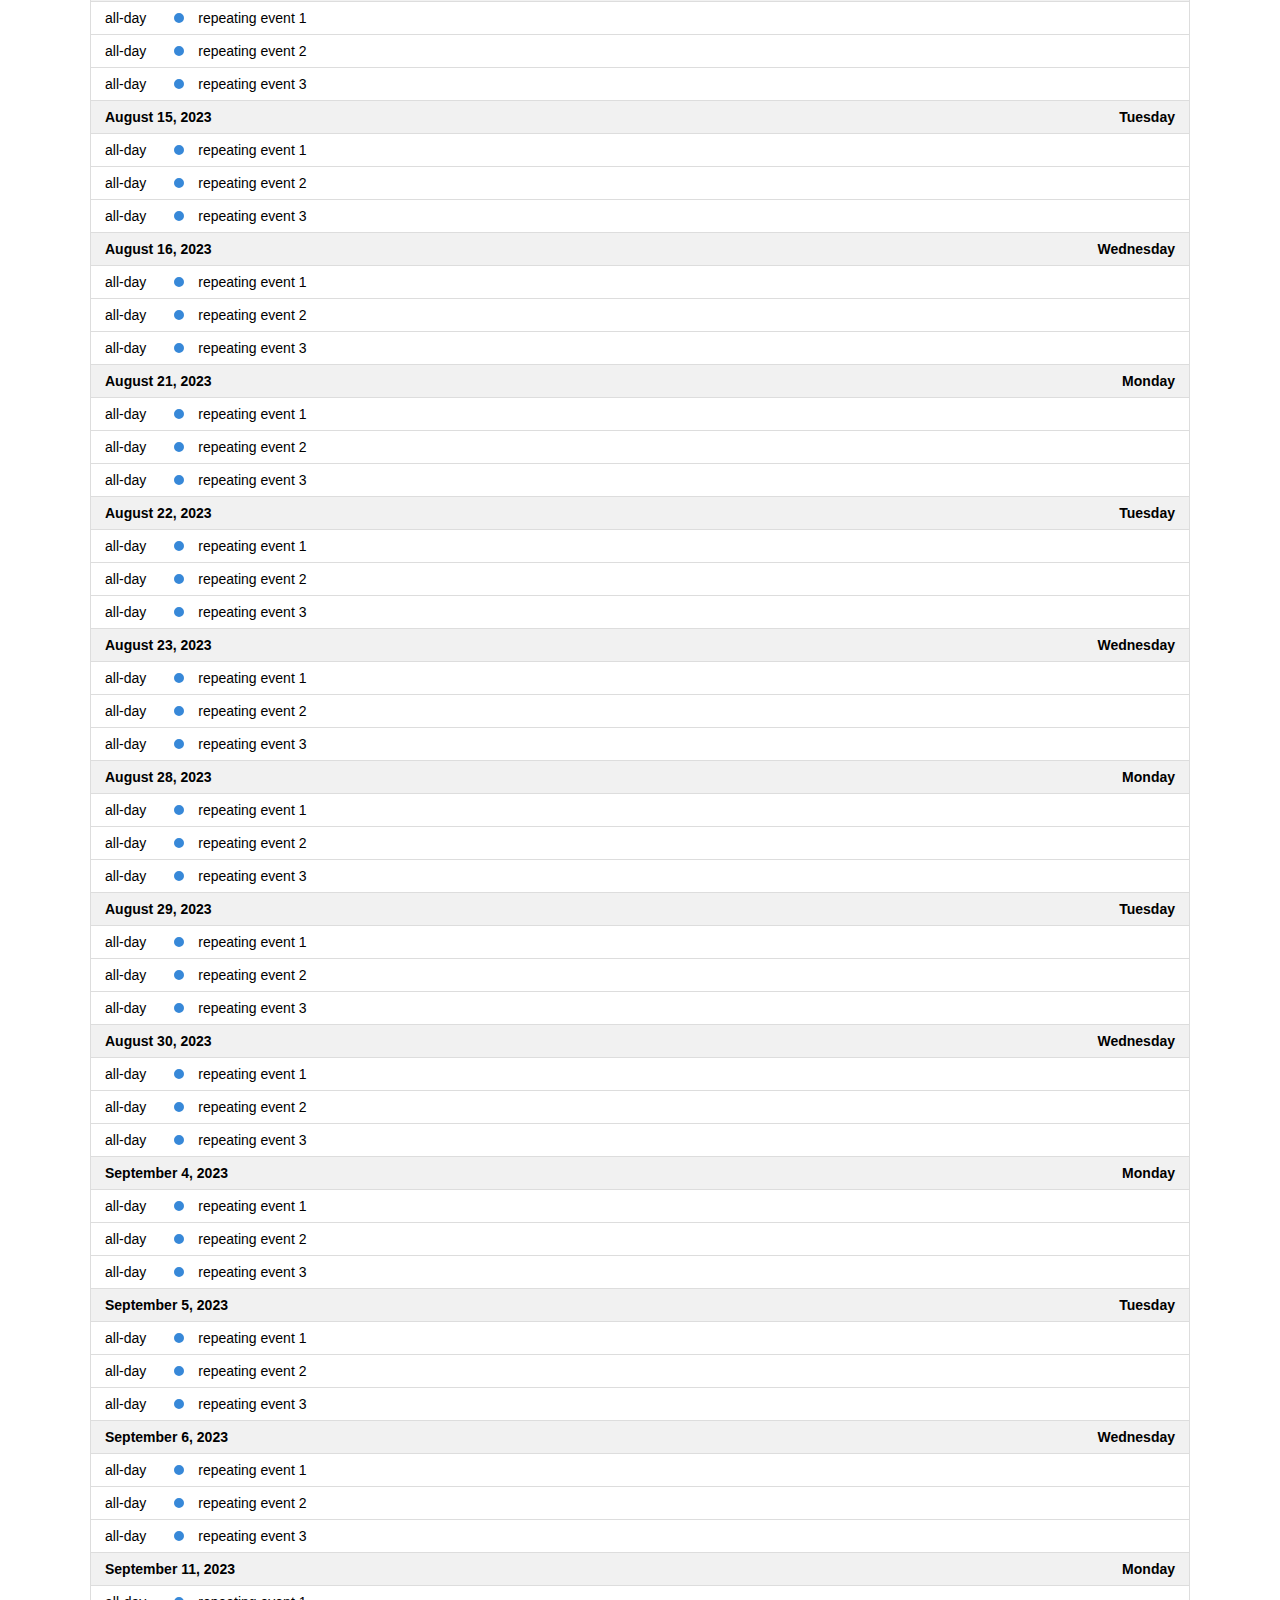
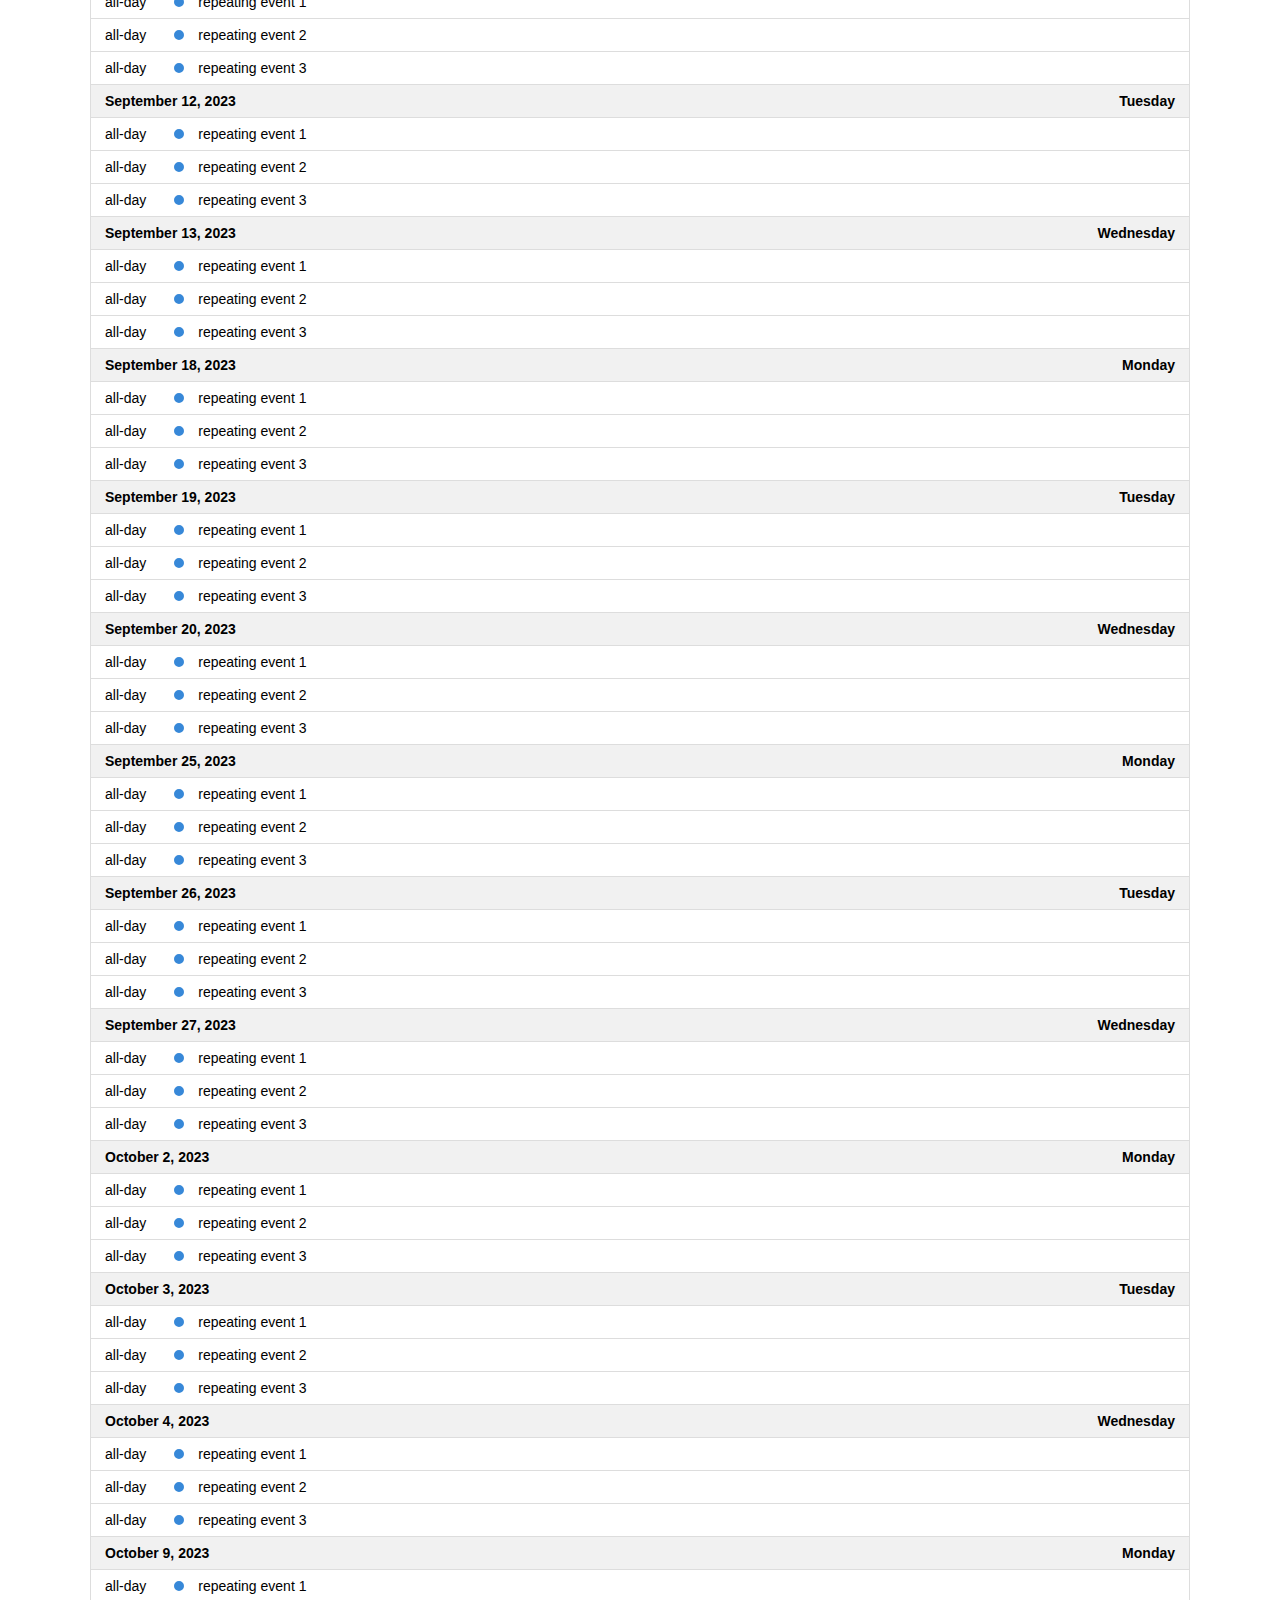
<file: prototipo/template/fullcalendar/examples/list-sticky-header.html>
<!DOCTYPE html>
<html>
<head>
<meta charset='utf-8' />
<script src='../dist/index.global.js'></script>
<script>

  document.addEventListener('DOMContentLoaded', function() {
    var calendarEl = document.getElementById('calendar');

    var calendar = new FullCalendar.Calendar(calendarEl, {
      height: 'auto',
      // stickyHeaderDates: false, // for disabling

      headerToolbar: {
        left: 'prev,next today',
        center: 'title',
        right: 'listMonth,listYear'
      },

      // customize the button names,
      // otherwise they'd all just say "list"
      views: {
        listMonth: { buttonText: 'list month' },
        listYear: { buttonText: 'list year' }
      },

      initialView: 'listYear',
      initialDate: '2023-01-12',
      navLinks: true, // can click day/week names to navigate views
      editable: true,
      events: [
        {
          title: 'repeating event 1',
          daysOfWeek: [ 1, 2, 3 ],
          duration: '00:30'
        },
        {
          title: 'repeating event 2',
          daysOfWeek: [ 1, 2, 3 ],
          duration: '00:30'
        },
        {
          title: 'repeating event 3',
          daysOfWeek: [ 1, 2, 3 ],
          duration: '00:30'
        }
      ]
    });

    calendar.render();
  });

</script>
<style>

  body {
    margin: 40px 10px;
    padding: 0;
    font-family: Arial, Helvetica Neue, Helvetica, sans-serif;
    font-size: 14px;
  }

  #calendar {
    max-width: 1100px;
    margin: 0 auto;
  }

</style>
</head>
<body>

  <div id='calendar'></div>

</body>
</html>
</file>
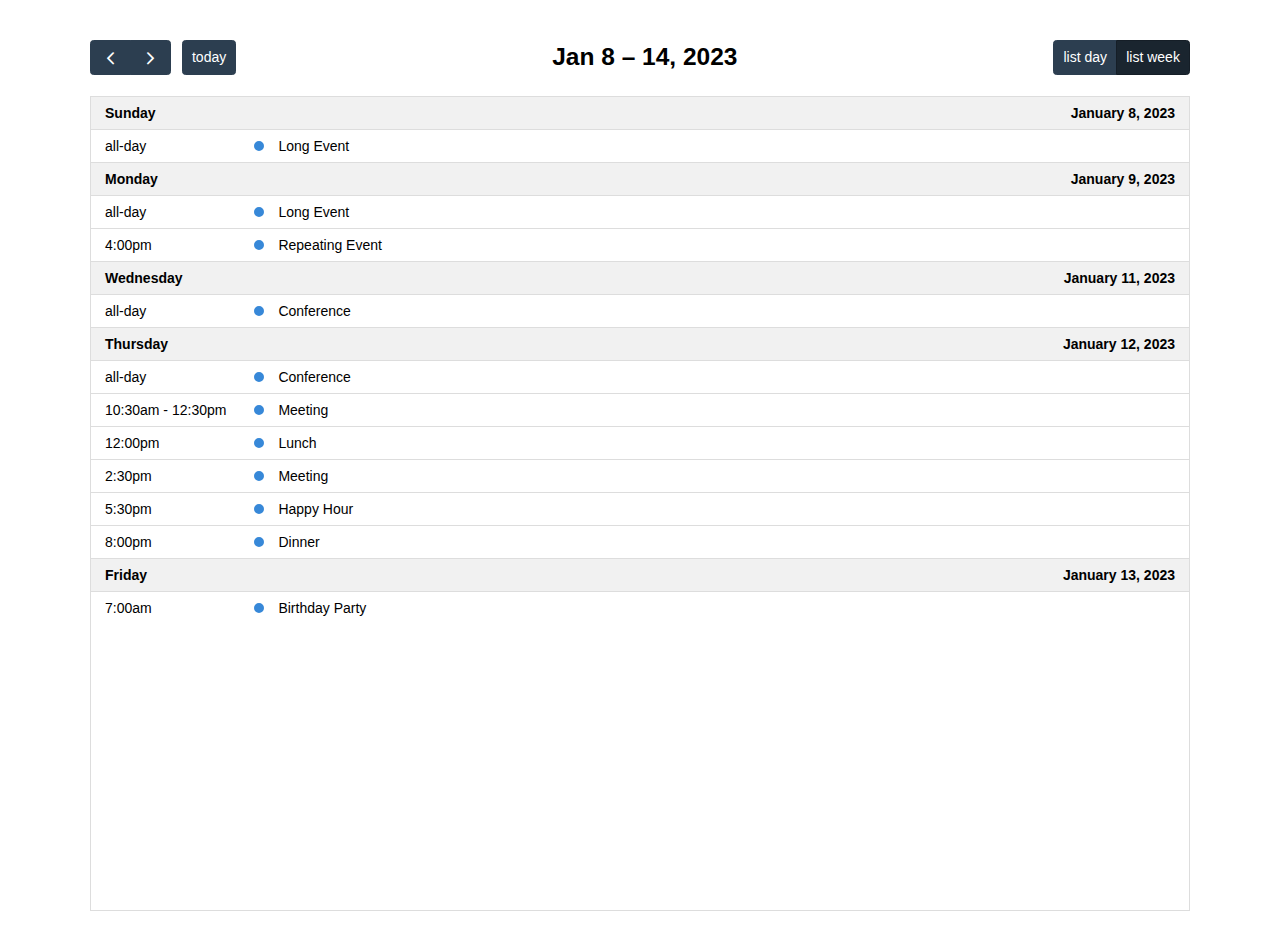
<file: prototipo/template/fullcalendar/examples/list-views.html>
<!DOCTYPE html>
<html>
<head>
<meta charset='utf-8' />
<script src='../dist/index.global.js'></script>
<script>

  document.addEventListener('DOMContentLoaded', function() {
    var calendarEl = document.getElementById('calendar');

    var calendar = new FullCalendar.Calendar(calendarEl, {

      headerToolbar: {
        left: 'prev,next today',
        center: 'title',
        right: 'listDay,listWeek'
      },

      // customize the button names,
      // otherwise they'd all just say "list"
      views: {
        listDay: { buttonText: 'list day' },
        listWeek: { buttonText: 'list week' }
      },

      initialView: 'listWeek',
      initialDate: '2023-01-12',
      navLinks: true, // can click day/week names to navigate views
      editable: true,
      dayMaxEvents: true, // allow "more" link when too many events
      events: [
        {
          title: 'All Day Event',
          start: '2023-01-01'
        },
        {
          title: 'Long Event',
          start: '2023-01-07',
          end: '2023-01-10'
        },
        {
          groupId: 999,
          title: 'Repeating Event',
          start: '2023-01-09T16:00:00'
        },
        {
          groupId: 999,
          title: 'Repeating Event',
          start: '2023-01-16T16:00:00'
        },
        {
          title: 'Conference',
          start: '2023-01-11',
          end: '2023-01-13'
        },
        {
          title: 'Meeting',
          start: '2023-01-12T10:30:00',
          end: '2023-01-12T12:30:00'
        },
        {
          title: 'Lunch',
          start: '2023-01-12T12:00:00'
        },
        {
          title: 'Meeting',
          start: '2023-01-12T14:30:00'
        },
        {
          title: 'Happy Hour',
          start: '2023-01-12T17:30:00'
        },
        {
          title: 'Dinner',
          start: '2023-01-12T20:00:00'
        },
        {
          title: 'Birthday Party',
          start: '2023-01-13T07:00:00'
        },
        {
          title: 'Click for Google',
          url: 'http://google.com/',
          start: '2023-01-28'
        }
      ]
    });

    calendar.render();
  });

</script>
<style>

  body {
    margin: 40px 10px;
    padding: 0;
    font-family: Arial, Helvetica Neue, Helvetica, sans-serif;
    font-size: 14px;
  }

  #calendar {
    max-width: 1100px;
    margin: 0 auto;
  }

</style>
</head>
<body>

  <div id='calendar'></div>

</body>
</html>
</file>
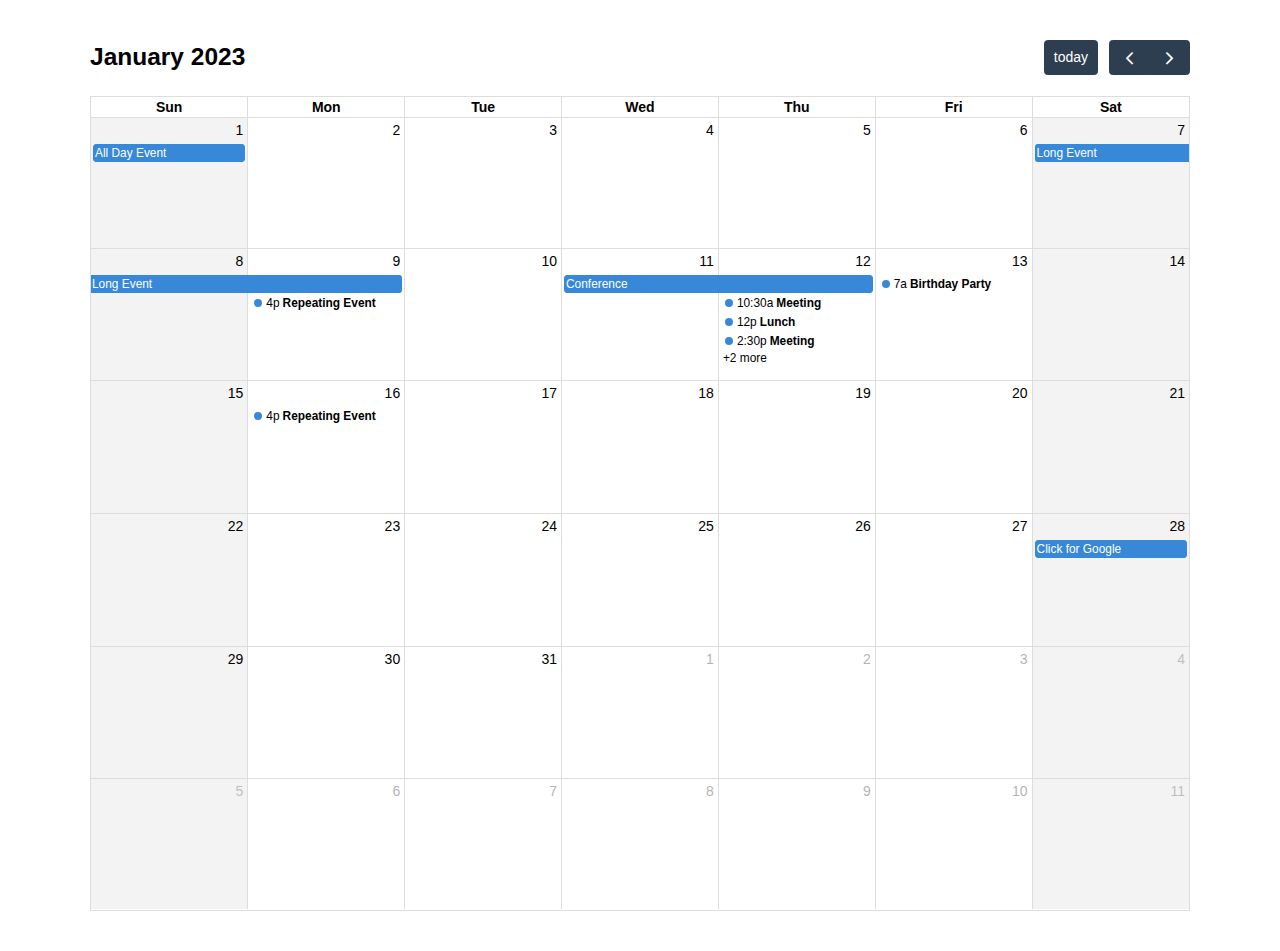
<file: prototipo/template/fullcalendar/examples/month-view.html>
<!DOCTYPE html>
<html>
<head>
<meta charset='utf-8' />
<script src='../dist/index.global.js'></script>
<script>

  document.addEventListener('DOMContentLoaded', function() {
    var calendarEl = document.getElementById('calendar');

    var calendar = new FullCalendar.Calendar(calendarEl, {
      initialDate: '2023-01-12',
      editable: true,
      selectable: true,
      businessHours: true,
      dayMaxEvents: true, // allow "more" link when too many events
      events: [
        {
          title: 'All Day Event',
          start: '2023-01-01'
        },
        {
          title: 'Long Event',
          start: '2023-01-07',
          end: '2023-01-10'
        },
        {
          groupId: 999,
          title: 'Repeating Event',
          start: '2023-01-09T16:00:00'
        },
        {
          groupId: 999,
          title: 'Repeating Event',
          start: '2023-01-16T16:00:00'
        },
        {
          title: 'Conference',
          start: '2023-01-11',
          end: '2023-01-13'
        },
        {
          title: 'Meeting',
          start: '2023-01-12T10:30:00',
          end: '2023-01-12T12:30:00'
        },
        {
          title: 'Lunch',
          start: '2023-01-12T12:00:00'
        },
        {
          title: 'Meeting',
          start: '2023-01-12T14:30:00'
        },
        {
          title: 'Happy Hour',
          start: '2023-01-12T17:30:00'
        },
        {
          title: 'Dinner',
          start: '2023-01-12T20:00:00'
        },
        {
          title: 'Birthday Party',
          start: '2023-01-13T07:00:00'
        },
        {
          title: 'Click for Google',
          url: 'http://google.com/',
          start: '2023-01-28'
        }
      ]
    });

    calendar.render();
  });

</script>
<style>

  body {
    margin: 40px 10px;
    padding: 0;
    font-family: Arial, Helvetica Neue, Helvetica, sans-serif;
    font-size: 14px;
  }

  #calendar {
    max-width: 1100px;
    margin: 0 auto;
  }

</style>
</head>
<body>

  <div id='calendar'></div>

</body>
</html>
</file>
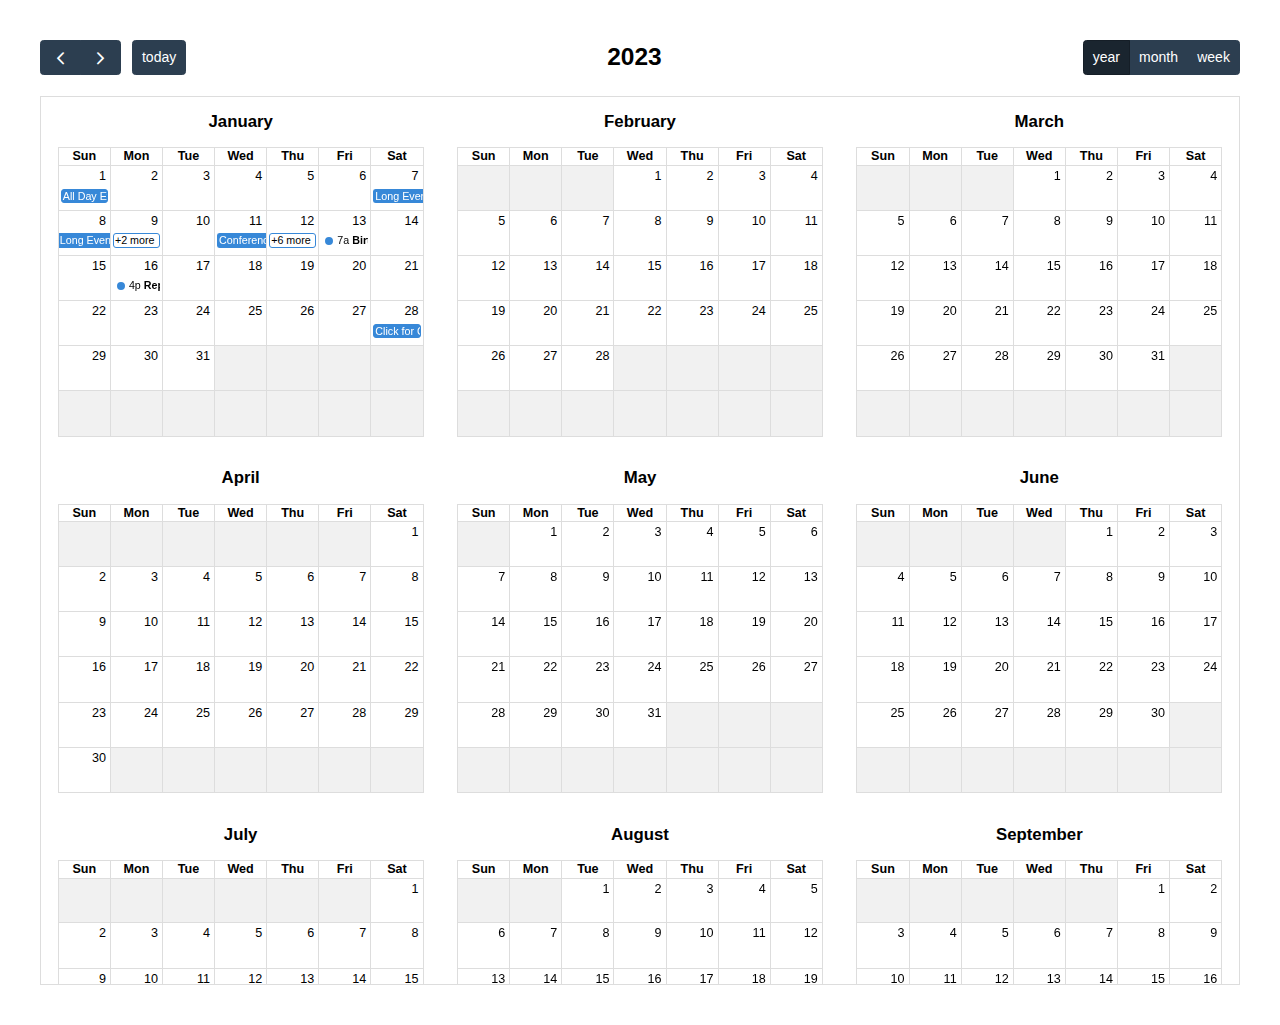
<file: prototipo/template/fullcalendar/examples/multimonth-view.html>
<!DOCTYPE html>
<html>
<head>
<meta charset='utf-8' />
<script src='../dist/index.global.js'></script>
<script>

  document.addEventListener('DOMContentLoaded', function() {
    var calendarEl = document.getElementById('calendar');

    var calendar = new FullCalendar.Calendar(calendarEl, {
      headerToolbar: {
        left: 'prev,next today',
        center: 'title',
        right: 'multiMonthYear,dayGridMonth,timeGridWeek'
      },
      initialView: 'multiMonthYear',
      initialDate: '2023-01-12',
      editable: true,
      selectable: true,
      dayMaxEvents: true, // allow "more" link when too many events
      // multiMonthMaxColumns: 1, // guarantee single column
      // showNonCurrentDates: true,
      // fixedWeekCount: false,
      // businessHours: true,
      // weekends: false,
      events: [
        {
          title: 'All Day Event',
          start: '2023-01-01'
        },
        {
          title: 'Long Event',
          start: '2023-01-07',
          end: '2023-01-10'
        },
        {
          groupId: 999,
          title: 'Repeating Event',
          start: '2023-01-09T16:00:00'
        },
        {
          groupId: 999,
          title: 'Repeating Event',
          start: '2023-01-16T16:00:00'
        },
        {
          title: 'Conference',
          start: '2023-01-11',
          end: '2023-01-13'
        },
        {
          title: 'Meeting',
          start: '2023-01-12T10:30:00',
          end: '2023-01-12T12:30:00'
        },
        {
          title: 'Lunch',
          start: '2023-01-12T12:00:00'
        },
        {
          title: 'Meeting',
          start: '2023-01-12T14:30:00'
        },
        {
          title: 'Happy Hour',
          start: '2023-01-12T17:30:00'
        },
        {
          title: 'Dinner',
          start: '2023-01-12T20:00:00'
        },
        {
          title: 'Birthday Party',
          start: '2023-01-13T07:00:00'
        },
        {
          title: 'Click for Google',
          url: 'http://google.com/',
          start: '2023-01-28'
        }
      ]
    });

    calendar.render();
  });

</script>
<style>

  body {
    margin: 40px 10px;
    padding: 0;
    font-family: Arial, Helvetica Neue, Helvetica, sans-serif;
    font-size: 14px;
  }

  #calendar {
    max-width: 1200px;
    margin: 0 auto;
  }

</style>
</head>
<body>

  <div id='calendar'></div>

</body>
</html>
</file>
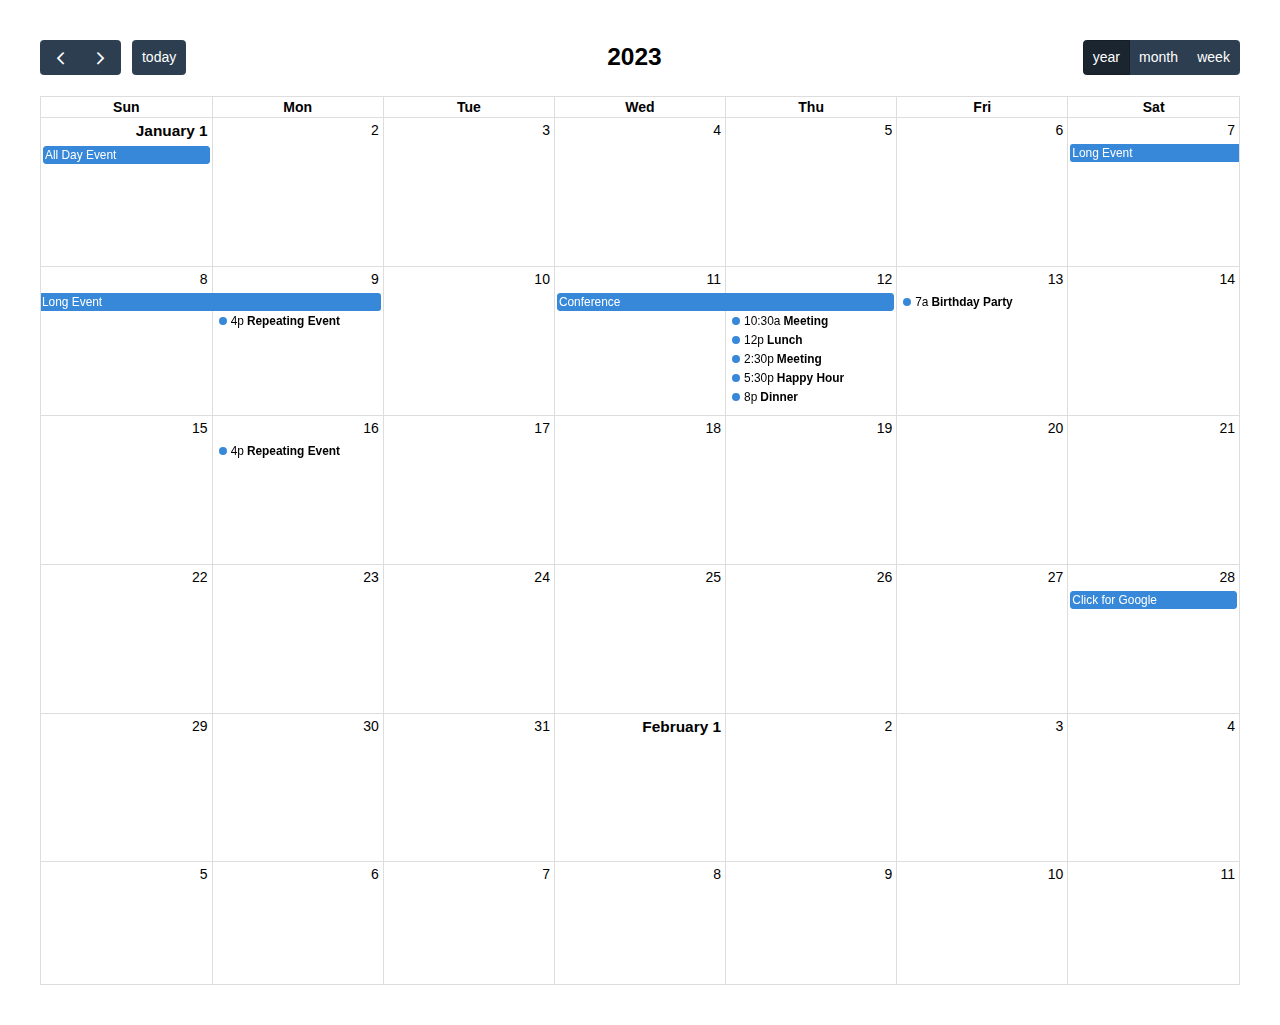
<file: prototipo/template/fullcalendar/examples/multiweek-view.html>
<!DOCTYPE html>
<html>
<head>
<meta charset='utf-8' />
<script src='../dist/index.global.js'></script>
<script>

  document.addEventListener('DOMContentLoaded', function() {
    var calendarEl = document.getElementById('calendar');

    var calendar = new FullCalendar.Calendar(calendarEl, {
      headerToolbar: {
        left: 'prev,next today',
        center: 'title',
        right: 'dayGridYear,dayGridMonth,timeGridWeek'
      },
      initialView: 'dayGridYear',
      initialDate: '2023-01-12',
      editable: true,
      selectable: true,
      dayMaxEvents: true, // allow "more" link when too many events
      // businessHours: true,
      // weekends: false,
      events: [
        {
          title: 'All Day Event',
          start: '2023-01-01'
        },
        {
          title: 'Long Event',
          start: '2023-01-07',
          end: '2023-01-10'
        },
        {
          groupId: 999,
          title: 'Repeating Event',
          start: '2023-01-09T16:00:00'
        },
        {
          groupId: 999,
          title: 'Repeating Event',
          start: '2023-01-16T16:00:00'
        },
        {
          title: 'Conference',
          start: '2023-01-11',
          end: '2023-01-13'
        },
        {
          title: 'Meeting',
          start: '2023-01-12T10:30:00',
          end: '2023-01-12T12:30:00'
        },
        {
          title: 'Lunch',
          start: '2023-01-12T12:00:00'
        },
        {
          title: 'Meeting',
          start: '2023-01-12T14:30:00'
        },
        {
          title: 'Happy Hour',
          start: '2023-01-12T17:30:00'
        },
        {
          title: 'Dinner',
          start: '2023-01-12T20:00:00'
        },
        {
          title: 'Birthday Party',
          start: '2023-01-13T07:00:00'
        },
        {
          title: 'Click for Google',
          url: 'http://google.com/',
          start: '2023-01-28'
        }
      ]
    });

    calendar.render();
  });

</script>
<style>

  body {
    margin: 40px 10px;
    padding: 0;
    font-family: Arial, Helvetica Neue, Helvetica, sans-serif;
    font-size: 14px;
  }

  #calendar {
    max-width: 1200px;
    margin: 0 auto;
  }

</style>
</head>
<body>

  <div id='calendar'></div>

</body>
</html>
</file>
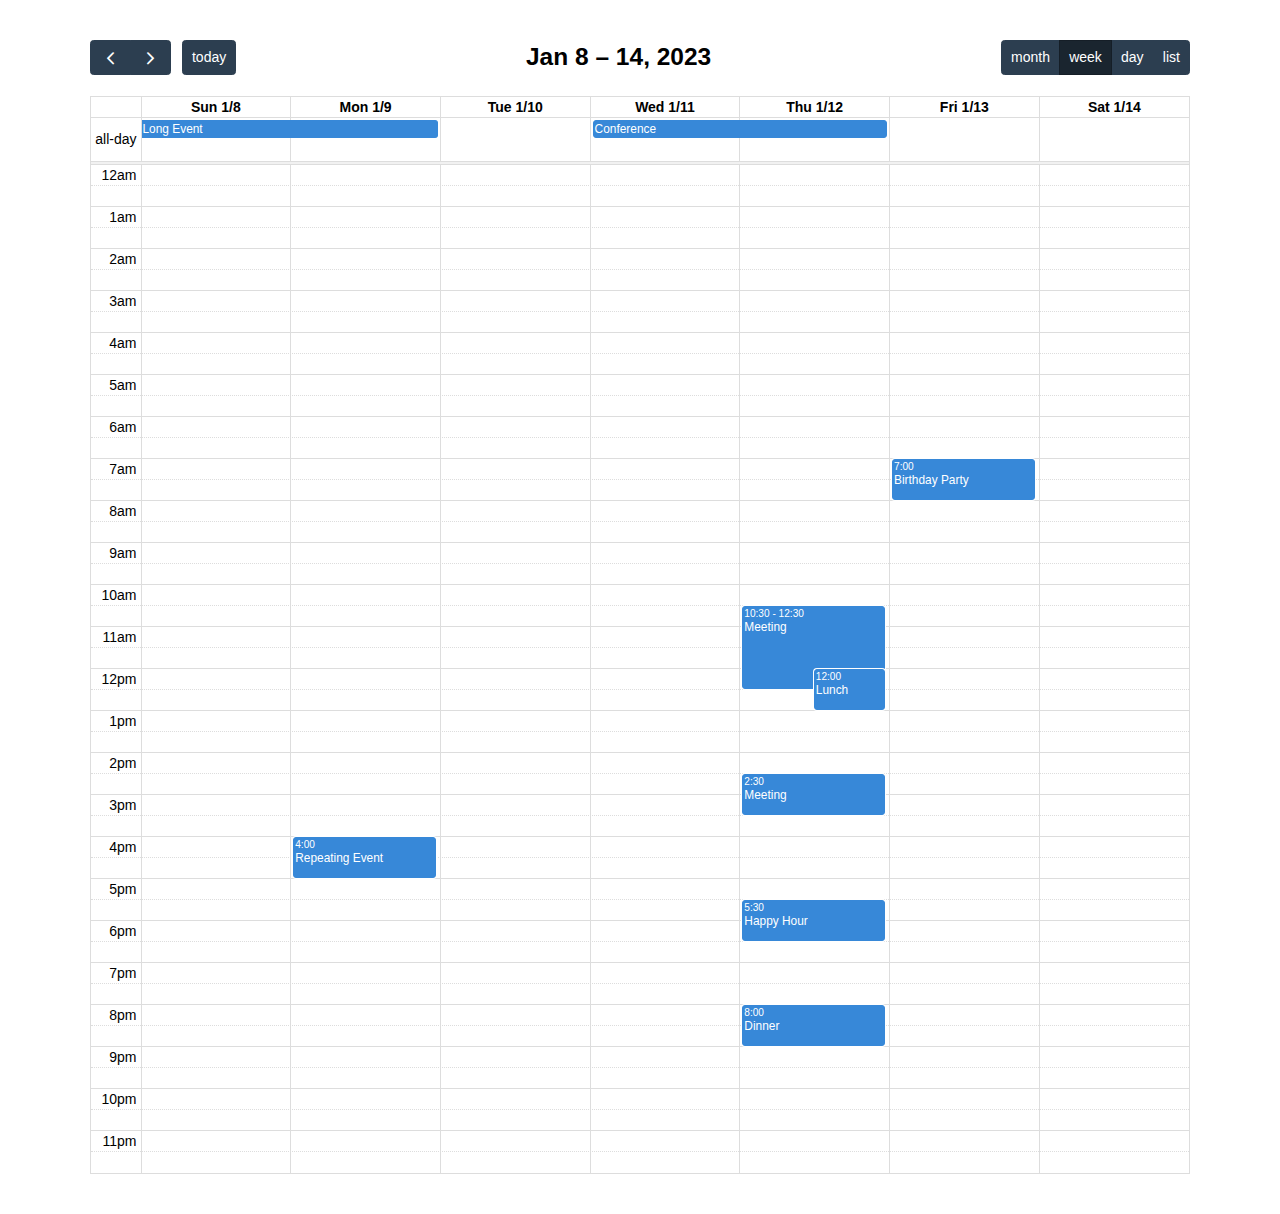
<file: prototipo/template/fullcalendar/examples/natural-height.html>
<!DOCTYPE html>
<html>
<head>
<meta charset='utf-8' />
<script src='../dist/index.global.js'></script>
<script>

  document.addEventListener('DOMContentLoaded', function() {
    var calendarEl = document.getElementById('calendar');

    var calendar = new FullCalendar.Calendar(calendarEl, {
      initialDate: '2023-01-12',
      initialView: 'timeGridWeek',
      headerToolbar: {
        left: 'prev,next today',
        center: 'title',
        right: 'dayGridMonth,timeGridWeek,timeGridDay,listWeek'
      },
      height: 'auto',
      navLinks: true, // can click day/week names to navigate views
      editable: true,
      selectable: true,
      selectMirror: true,
      nowIndicator: true,
      events: [
        {
          title: 'All Day Event',
          start: '2023-01-01',
        },
        {
          title: 'Long Event',
          start: '2023-01-07',
          end: '2023-01-10'
        },
        {
          groupId: 999,
          title: 'Repeating Event',
          start: '2023-01-09T16:00:00'
        },
        {
          groupId: 999,
          title: 'Repeating Event',
          start: '2023-01-16T16:00:00'
        },
        {
          title: 'Conference',
          start: '2023-01-11',
          end: '2023-01-13'
        },
        {
          title: 'Meeting',
          start: '2023-01-12T10:30:00',
          end: '2023-01-12T12:30:00'
        },
        {
          title: 'Lunch',
          start: '2023-01-12T12:00:00'
        },
        {
          title: 'Meeting',
          start: '2023-01-12T14:30:00'
        },
        {
          title: 'Happy Hour',
          start: '2023-01-12T17:30:00'
        },
        {
          title: 'Dinner',
          start: '2023-01-12T20:00:00'
        },
        {
          title: 'Birthday Party',
          start: '2023-01-13T07:00:00'
        },
        {
          title: 'Click for Google',
          url: 'http://google.com/',
          start: '2023-01-28'
        }
      ]
    });

    calendar.render();
  });

</script>
<style>

  body {
    margin: 40px 10px;
    padding: 0;
    font-family: Arial, Helvetica Neue, Helvetica, sans-serif;
    font-size: 14px;
  }

  #calendar {
    max-width: 1100px;
    margin: 0 auto;
  }

</style>
</head>
<body>

  <div id='calendar'></div>

</body>
</html>
</file>
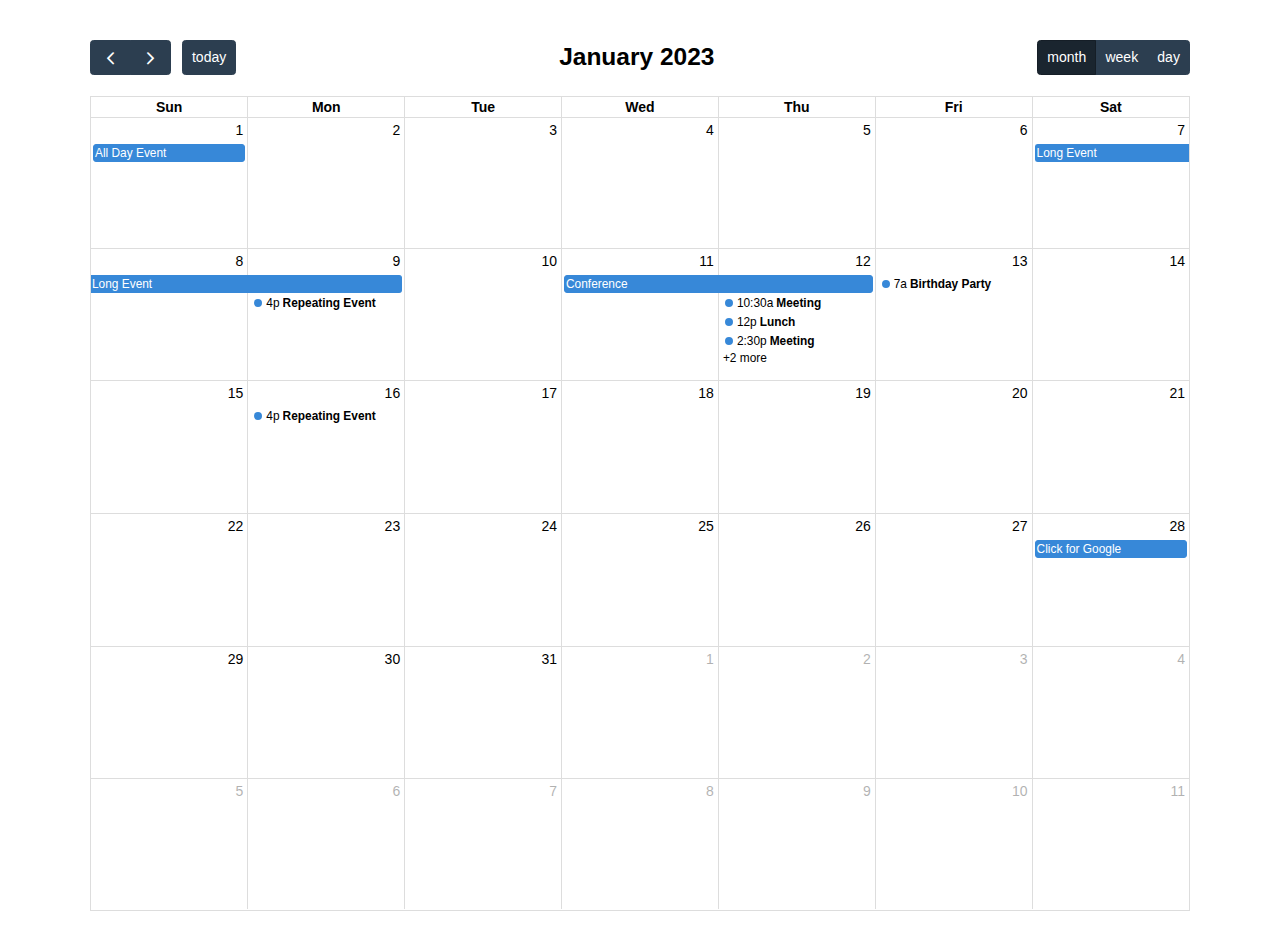
<file: prototipo/template/fullcalendar/examples/selectable.html>
<!DOCTYPE html>
<html>
<head>
<meta charset='utf-8' />
<script src='../dist/index.global.js'></script>
<script>

  document.addEventListener('DOMContentLoaded', function() {
    var calendarEl = document.getElementById('calendar');

    var calendar = new FullCalendar.Calendar(calendarEl, {
      headerToolbar: {
        left: 'prev,next today',
        center: 'title',
        right: 'dayGridMonth,timeGridWeek,timeGridDay'
      },
      initialDate: '2023-01-12',
      navLinks: true, // can click day/week names to navigate views
      selectable: true,
      selectMirror: true,
      select: function(arg) {
        var title = prompt('Event Title:');
        if (title) {
          calendar.addEvent({
            title: title,
            start: arg.start,
            end: arg.end,
            allDay: arg.allDay
          })
        }
        calendar.unselect()
      },
      eventClick: function(arg) {
        if (confirm('Are you sure you want to delete this event?')) {
          arg.event.remove()
        }
      },
      editable: true,
      dayMaxEvents: true, // allow "more" link when too many events
      events: [
        {
          title: 'All Day Event',
          start: '2023-01-01'
        },
        {
          title: 'Long Event',
          start: '2023-01-07',
          end: '2023-01-10'
        },
        {
          groupId: 999,
          title: 'Repeating Event',
          start: '2023-01-09T16:00:00'
        },
        {
          groupId: 999,
          title: 'Repeating Event',
          start: '2023-01-16T16:00:00'
        },
        {
          title: 'Conference',
          start: '2023-01-11',
          end: '2023-01-13'
        },
        {
          title: 'Meeting',
          start: '2023-01-12T10:30:00',
          end: '2023-01-12T12:30:00'
        },
        {
          title: 'Lunch',
          start: '2023-01-12T12:00:00'
        },
        {
          title: 'Meeting',
          start: '2023-01-12T14:30:00'
        },
        {
          title: 'Happy Hour',
          start: '2023-01-12T17:30:00'
        },
        {
          title: 'Dinner',
          start: '2023-01-12T20:00:00'
        },
        {
          title: 'Birthday Party',
          start: '2023-01-13T07:00:00'
        },
        {
          title: 'Click for Google',
          url: 'http://google.com/',
          start: '2023-01-28'
        }
      ]
    });

    calendar.render();
  });

</script>
<style>

  body {
    margin: 40px 10px;
    padding: 0;
    font-family: Arial, Helvetica Neue, Helvetica, sans-serif;
    font-size: 14px;
  }

  #calendar {
    max-width: 1100px;
    margin: 0 auto;
  }

</style>
</head>
<body>

  <div id='calendar'></div>

</body>
</html>
</file>
<file: prototipo/template/bootstrap/css/style.css>
.bd-placeholder-img {
    font-size: 1.125rem;
    text-anchor: middle;
    -webkit-user-select: none;
    -moz-user-select: none;
    user-select: none;
}

@media (min-width: 768px) {
    .bd-placeholder-img-lg {
        font-size: 3.5rem;
    }
}

.b-example-divider {
    height: 3rem;
    background-color: rgba(0, 0, 0, .1);
    border: solid rgba(0, 0, 0, .15);
    border-width: 1px 0;
    box-shadow: inset 0 .5em 1.5em rgba(0, 0, 0, .1), inset 0 .125em .5em rgba(0, 0, 0, .15);
}

.b-example-vr {
    flex-shrink: 0;
    width: 1.5rem;
    height: 100vh;
}

.bi {
    vertical-align: -.125em;
    fill: currentColor;
}

.nav-scroller {
    position: relative;
    z-index: 2;
    height: 2.75rem;
    overflow-y: hidden;
}

.nav-scroller .nav {
    display: flex;
    flex-wrap: nowrap;
    padding-bottom: 1rem;
    margin-top: -1px;
    overflow-x: auto;
    text-align: center;
    white-space: nowrap;
    -webkit-overflow-scrolling: touch;
}

.container {
    max-width: 960px;
}

/*
* Custom translucent site header
*/

.site-header {
    background-color: rgba(0, 0, 0, .85);
    -webkit-backdrop-filter: saturate(180%) blur(20px);
    backdrop-filter: saturate(180%) blur(20px);
}

.site-header a {
    color: #8e8e8e;
    transition: color .15s ease-in-out;
}

.site-header a:hover {
    color: #fff;
    text-decoration: none;
}

/*
* Dummy devices (replace them with your own or something else entirely!)
*/

.product-device {
    position: absolute;
    right: 10%;
    bottom: -30%;
    width: 300px;
    height: 540px;
    background-color: #333;
    border-radius: 21px;
    transform: rotate(30deg);
}

.product-device::before {
    position: absolute;
    top: 10%;
    right: 10px;
    bottom: 10%;
    left: 10px;
    content: "";
    background-color: rgba(255, 255, 255, .1);
    border-radius: 5px;
}

.product-device-2 {
    top: -25%;
    right: auto;
    bottom: 0;
    left: 5%;
    background-color: #28ABF1;
}

.product-device-3 {
    /* top: -25%; */
    right: 10%;
    /* bottom: -30%; */
    /* left: 75%; */
    background-color: #002C44;
}


/*
* Extra utilities
*/

.flex-equal>* {
    flex: 1;
}

@media (min-width: 768px) {
    .flex-md-equal>* {
        flex: 1;
    }
}

/* Custom */

.bg-banner {
    background-image: linear-gradient(to bottom right, #002C44, #28ABF1);
    color: #FFFBFB;
}

.bg-banner-2 {
    background-image: linear-gradient(to bottom right , #28abf1, #e1e1e1);
    color: #FFFBFB;
}

.bg-custom-1 {
    background-color: #FFED9C;
}

.bg-custom-2 {
    background-color: #e1e1e1;
}

.csize_max {
    max-width: 100%;
}

.link-secondary {
    color: #E1E1E1 !important;
}
</file>
